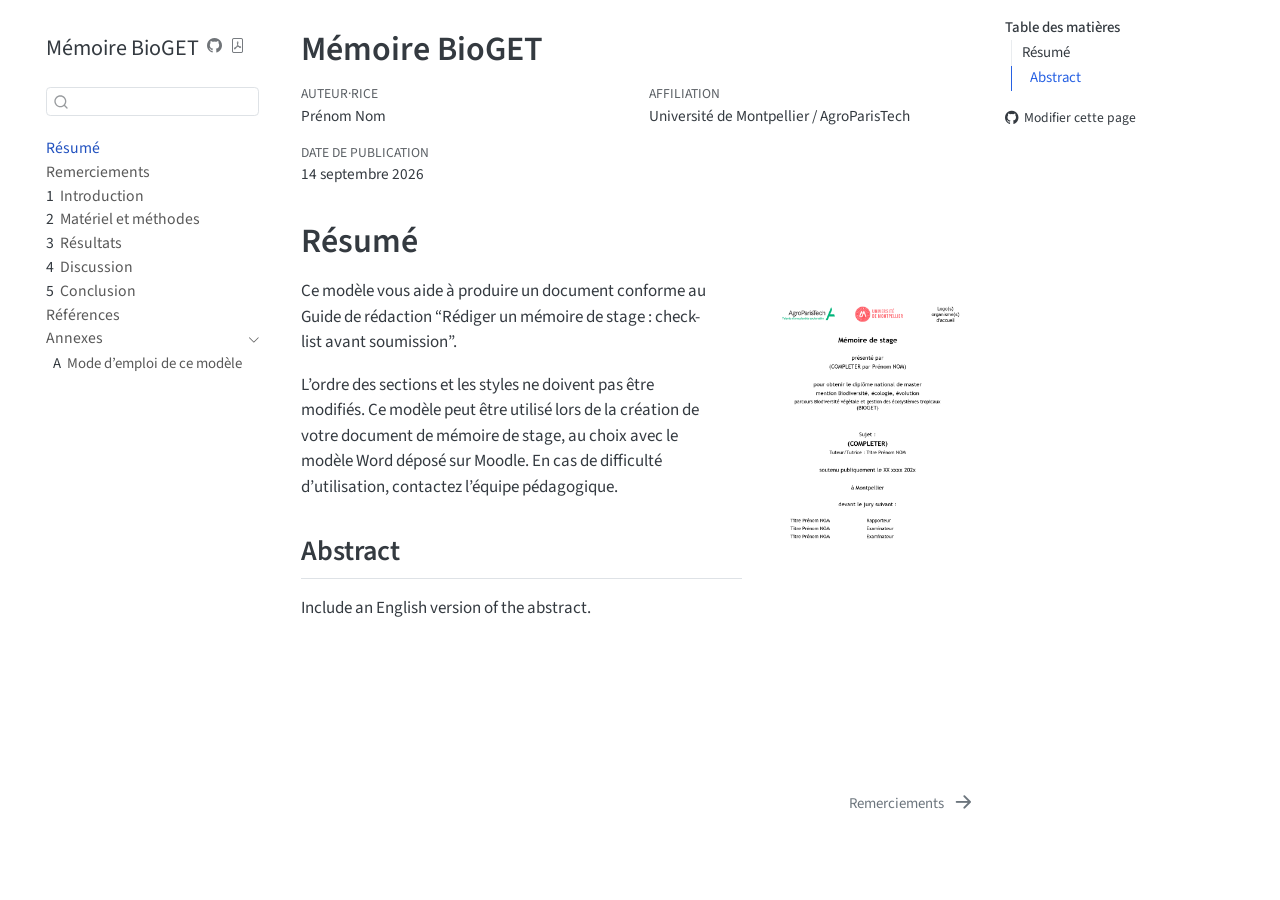
<file: index.html>
<!DOCTYPE html>
<html xmlns="http://www.w3.org/1999/xhtml" lang="fr-FR" xml:lang="fr-FR"><head>

<meta charset="utf-8">
<meta name="generator" content="quarto-1.10.18">

<meta name="viewport" content="width=device-width, initial-scale=1.0, user-scalable=yes">

<meta name="author" content="Prénom Nom">

<title>Mémoire BioGET</title>
<style>
/* Default styles provided by pandoc.
** See https://pandoc.org/MANUAL.html#variables-for-html for config info.
*/
span.smallcaps{font-variant: small-caps;}
div.columns{display: flex; gap: 1.5em;}
div.column{flex: auto;}
@media screen {
div.columns{gap: min(4vw, 1.5em);}
div.column{overflow-x: auto;}
}
div.hanging-indent{margin-left: 1.5em; text-indent: -1.5em;}
ul.task-list{list-style: none;}
ul.task-list li input[type="checkbox"] {
  width: 0.8em;
  margin: 0 0.8em 0.2em -1em; /* quarto-specific, see https://github.com/quarto-dev/quarto-cli/issues/4556 */ 
  vertical-align: middle;
}
</style>


<script src="site_libs/quarto-nav/quarto-nav.js"></script>
<script src="site_libs/quarto-nav/headroom.min.js"></script>
<script src="site_libs/clipboard/clipboard.min.js"></script>
<script src="site_libs/quarto-search/autocomplete.umd.js"></script>
<script src="site_libs/quarto-search/fuse.min.js"></script>
<script src="site_libs/quarto-search/quarto-search.js"></script>
<meta name="quarto:offset" content="./">
<link href="./remerciements.html" rel="next">
<link href="./images/logo_bioget.png" rel="icon" type="image/png">
<script src="site_libs/quarto-html/quarto.js" type="module"></script>
<script src="site_libs/quarto-html/tabsets/tabsets.js" type="module"></script>
<script src="site_libs/quarto-html/popper.min.js"></script>
<script src="site_libs/quarto-html/tippy.umd.min.js"></script>
<script src="site_libs/quarto-html/anchor.min.js"></script>
<link href="site_libs/quarto-html/tippy.css" rel="stylesheet">
<link href="site_libs/quarto-html/quarto-syntax-highlighting-64a204ab8560d761af7679ceaba22944.css" rel="stylesheet" id="quarto-text-highlighting-styles">
<script src="site_libs/bootstrap/bootstrap.min.js"></script>
<link href="site_libs/bootstrap/bootstrap-icons.css" rel="stylesheet">
<link href="site_libs/bootstrap/bootstrap-43fbc1285ddf72f7b83db9cd61560a42.min.css" rel="stylesheet" append-hash="true" id="quarto-bootstrap" data-mode="light">
<script id="quarto-search-options" type="application/json">{
  "location": "sidebar",
  "copy-button": false,
  "collapse-after": 3,
  "panel-placement": "start",
  "type": "textbox",
  "limit": 50,
  "keyboard-shortcut": [
    "f",
    "/",
    "s"
  ],
  "show-item-context": false,
  "language": {
    "search-no-results-text": "Pas de résultats",
    "search-matching-documents-text": "documents trouvés",
    "search-copy-link-title": "Copier le lien vers la recherche",
    "search-hide-matches-text": "Cacher les correspondances additionnelles",
    "search-more-match-text": "correspondance de plus dans ce document",
    "search-more-matches-text": "correspondances de plus dans ce document",
    "search-clear-button-title": "Effacer",
    "search-text-placeholder": "",
    "search-detached-cancel-button-title": "Annuler",
    "search-submit-button-title": "Envoyer",
    "search-label": "Recherche"
  }
}</script>


</head>

<body class="nav-sidebar floating quarto-light">

<div id="quarto-search-results"></div>
  <header id="quarto-header" class="headroom fixed-top">
  <nav class="quarto-secondary-nav">
    <div class="container-fluid d-flex">
      <button type="button" class="quarto-btn-toggle btn" data-bs-toggle="collapse" role="button" data-bs-target=".quarto-sidebar-collapse-item" aria-controls="quarto-sidebar" aria-expanded="false" aria-label="Basculer la barre latérale" onclick="if (window.quartoToggleHeadroom) { window.quartoToggleHeadroom(); }">
        <i class="bi bi-layout-text-sidebar-reverse"></i>
      </button>
        <nav class="quarto-page-breadcrumbs" aria-label="breadcrumb"><ol class="breadcrumb"><li class="breadcrumb-item"><a href="./index.html">Résumé</a></li></ol></nav>
        <a class="flex-grow-1" role="navigation" data-bs-toggle="collapse" data-bs-target=".quarto-sidebar-collapse-item" aria-controls="quarto-sidebar" aria-expanded="false" aria-label="Basculer la barre latérale" onclick="if (window.quartoToggleHeadroom) { window.quartoToggleHeadroom(); }">      
        </a>
      <button type="button" class="btn quarto-search-button" aria-label="Recherche" onclick="window.quartoOpenSearch();">
        <i class="bi bi-search"></i>
      </button>
    </div>
  </nav>
</header>
<!-- content -->
<div id="quarto-content" class="quarto-container page-columns page-rows-contents page-layout-article">
<!-- sidebar -->
  <nav id="quarto-sidebar" class="sidebar collapse collapse-horizontal quarto-sidebar-collapse-item sidebar-navigation floating overflow-auto">
    <div class="pt-lg-2 mt-2 text-left sidebar-header">
    <div class="sidebar-title mb-0 py-0">
      <a href="./">Mémoire BioGET</a> 
        <div class="sidebar-tools-main">
    <a href="https://github.com/ericmarcon/Memoire_BioGET/" title="Code source" class="quarto-navigation-tool px-1" aria-label="Code source"><i class="bi bi-github"></i></a>
    <a href="./Mémoire-BioGET.pdf" title="Download PDF" class="quarto-navigation-tool px-1" aria-label="Download PDF"><i class="bi bi-file-pdf"></i></a>
</div>
    </div>
      </div>
        <div class="mt-2 flex-shrink-0 align-items-center">
        <div class="sidebar-search">
        <div id="quarto-search" class="" title="Recherche"></div>
        </div>
        </div>
    <div class="sidebar-menu-container"> 
    <ul class="list-unstyled mt-1">
        <li class="sidebar-item">
  <div class="sidebar-item-container"> 
  <a href="./index.html" class="sidebar-item-text sidebar-link active">
 <span class="menu-text">Résumé</span></a>
  </div>
</li>
        <li class="sidebar-item">
  <div class="sidebar-item-container"> 
  <a href="./remerciements.html" class="sidebar-item-text sidebar-link">
 <span class="menu-text">Remerciements</span></a>
  </div>
</li>
        <li class="sidebar-item">
  <div class="sidebar-item-container"> 
  <a href="./intro.html" class="sidebar-item-text sidebar-link">
 <span class="menu-text"><span class="chapter-number">1</span>&nbsp; <span class="chapter-title">Introduction</span></span></a>
  </div>
</li>
        <li class="sidebar-item">
  <div class="sidebar-item-container"> 
  <a href="./mm.html" class="sidebar-item-text sidebar-link">
 <span class="menu-text"><span class="chapter-number">2</span>&nbsp; <span class="chapter-title">Matériel et méthodes</span></span></a>
  </div>
</li>
        <li class="sidebar-item">
  <div class="sidebar-item-container"> 
  <a href="./resultats.html" class="sidebar-item-text sidebar-link">
 <span class="menu-text"><span class="chapter-number">3</span>&nbsp; <span class="chapter-title">Résultats</span></span></a>
  </div>
</li>
        <li class="sidebar-item">
  <div class="sidebar-item-container"> 
  <a href="./discussion.html" class="sidebar-item-text sidebar-link">
 <span class="menu-text"><span class="chapter-number">4</span>&nbsp; <span class="chapter-title">Discussion</span></span></a>
  </div>
</li>
        <li class="sidebar-item">
  <div class="sidebar-item-container"> 
  <a href="./conclusion.html" class="sidebar-item-text sidebar-link">
 <span class="menu-text"><span class="chapter-number">5</span>&nbsp; <span class="chapter-title">Conclusion</span></span></a>
  </div>
</li>
        <li class="sidebar-item">
  <div class="sidebar-item-container"> 
  <a href="./references.html" class="sidebar-item-text sidebar-link">
 <span class="menu-text">Références</span></a>
  </div>
</li>
        <li class="sidebar-item sidebar-item-section">
      <div class="sidebar-item-container"> 
            <a class="sidebar-item-text sidebar-link text-start" data-bs-toggle="collapse" data-bs-target="#quarto-sidebar-section-1" role="navigation" aria-expanded="true">
 <span class="menu-text">Annexes</span></a>
          <a class="sidebar-item-toggle text-start" data-bs-toggle="collapse" data-bs-target="#quarto-sidebar-section-1" role="navigation" aria-expanded="true" aria-label="Basculer la section">
            <i class="bi bi-chevron-right ms-2"></i>
          </a> 
      </div>
      <ul id="quarto-sidebar-section-1" class="collapse list-unstyled sidebar-section depth1 show">  
          <li class="sidebar-item">
  <div class="sidebar-item-container"> 
  <a href="./annexe1.html" class="sidebar-item-text sidebar-link">
 <span class="menu-text"><span class="chapter-number">A</span>&nbsp; <span class="chapter-title">Mode d’emploi de ce modèle</span></span></a>
  </div>
</li>
      </ul>
  </li>
    </ul>
    </div>
</nav>
<div id="quarto-sidebar-glass" class="quarto-sidebar-collapse-item" data-bs-toggle="collapse" data-bs-target=".quarto-sidebar-collapse-item"></div>
<!-- margin-sidebar -->
    <div id="quarto-margin-sidebar" class="sidebar margin-sidebar">
        <nav id="TOC" role="doc-toc" class="toc-active">
    <h2 id="toc-title">Table des matières</h2>
   
  <ul>
  <li><a href="#résumé" id="toc-résumé" class="nav-link active" data-scroll-target="#résumé">Résumé</a>
  <ul class="collapse">
  <li><a href="#abstract" id="toc-abstract" class="nav-link" data-scroll-target="#abstract">Abstract</a></li>
  </ul></li>
  </ul>
<div class="toc-actions"><ul><li><a href="https://github.com/ericmarcon/Memoire_BioGET/edit/main/index.qmd" class="toc-action"><i class="bi bi-github"></i>Modifier cette page</a></li></ul></div></nav>
    </div>
<!-- main -->
<main class="content" id="quarto-document-content">

<header id="title-block-header" class="quarto-title-block default">
<div class="quarto-title">
<h1 class="title">Mémoire BioGET</h1>
</div>


<div class="quarto-title-meta-author">
  <div class="quarto-title-meta-heading">Auteur·rice</div>
  <div class="quarto-title-meta-heading">Affiliation</div>
  
    <div class="quarto-title-meta-contents">
    <p class="author">Prénom Nom </p>
  </div>
  <div class="quarto-title-meta-contents">
        <p class="affiliation">
            Université de Montpellier / AgroParisTech
          </p>
      </div>
  </div>

<div class="quarto-title-meta">

      
    <div>
    <div class="quarto-title-meta-heading">Date de publication</div>
    <div class="quarto-title-meta-contents">
      <p class="date">14 septembre 2026</p>
    </div>
  </div>
  
    
  </div>
  


</header>



<section id="résumé" class="level1 unnumbered">
<h1 class="unnumbered">Résumé</h1><p><img src="couverture/couverture.png" title="Mémoire BioGET" class="quarto-cover-image nolightbox img-fluid" alt="Mémoire de stage, master BioGET "></p>
<p>Ce modèle vous aide à produire un document conforme au Guide de rédaction “Rédiger un mémoire de stage&nbsp;: check-list avant soumission”.</p>
<p>L’ordre des sections et les styles ne doivent pas être modifiés. Ce modèle peut être utilisé lors de la création de votre document de mémoire de stage, au choix avec le modèle Word déposé sur Moodle. En cas de difficulté d’utilisation, contactez l’équipe pédagogique.</p>
<section id="abstract" class="level2 unnumbered" lang="en-GB">
<h2 class="unnumbered anchored" data-anchor-id="abstract">Abstract</h2>
<p>Include an English version of the abstract.</p>
</section>


</section>

</main> <!-- /main -->
<script id="quarto-html-after-body" type="application/javascript">
  window.document.addEventListener("DOMContentLoaded", function (event) {
    const icon = "";
    const anchorJS = new window.AnchorJS();
    anchorJS.options = {
      placement: 'right',
      icon: icon
    };
    anchorJS.add('.anchored');
    const isCodeAnnotation = (el) => {
      for (const clz of el.classList) {
        if (clz.startsWith('code-annotation-')) {                     
          return true;
        }
      }
      return false;
    }
    const onCopySuccess = function(e) {
      // button target
      const button = e.trigger;
      // don't keep focus
      button.blur();
      // flash "checked"
      button.classList.add('code-copy-button-checked');
      var currentTitle = button.getAttribute("title");
      button.setAttribute("title", "Copié");
      let tooltip;
      if (window.bootstrap) {
        button.setAttribute("data-bs-toggle", "tooltip");
        button.setAttribute("data-bs-placement", "left");
        button.setAttribute("data-bs-title", "Copié");
        tooltip = new bootstrap.Tooltip(button, 
          { trigger: "manual", 
            customClass: "code-copy-button-tooltip",
            offset: [0, -8]});
        tooltip.show();    
      }
      setTimeout(function() {
        if (tooltip) {
          tooltip.hide();
          button.removeAttribute("data-bs-title");
          button.removeAttribute("data-bs-toggle");
          button.removeAttribute("data-bs-placement");
        }
        button.setAttribute("title", currentTitle);
        button.classList.remove('code-copy-button-checked');
      }, 1000);
      // clear code selection
      e.clearSelection();
    }
    const getTextToCopy = function(trigger) {
      const outerScaffold = trigger.parentElement.cloneNode(true);
      const codeEl = outerScaffold.querySelector('code');
      for (const childEl of codeEl.children) {
        if (isCodeAnnotation(childEl)) {
          childEl.remove();
        }
      }
      return codeEl.innerText;
    }
    const clipboard = new window.ClipboardJS('.code-copy-button:not([data-in-quarto-modal])', {
      text: getTextToCopy
    });
    clipboard.on('success', onCopySuccess);
    if (window.document.getElementById('quarto-embedded-source-code-modal')) {
      const clipboardModal = new window.ClipboardJS('.code-copy-button[data-in-quarto-modal]', {
        text: getTextToCopy,
        container: window.document.getElementById('quarto-embedded-source-code-modal')
      });
      clipboardModal.on('success', onCopySuccess);
    }
      var localhostRegex = new RegExp(/^(?:http|https):\/\/localhost\:?[0-9]*\//);
      var mailtoRegex = new RegExp(/^mailto:/);
        var filterRegex = new RegExp("https:\/\/ericmarcon\.github\.io\/Memoire_BioGET\/");
      var isInternal = (href) => {
          return filterRegex.test(href) || localhostRegex.test(href) || mailtoRegex.test(href);
      }
      // Inspect non-navigation links and adorn them if external
     var links = window.document.querySelectorAll('a[href]:not(.nav-link):not(.navbar-brand):not(.toc-action):not(.sidebar-link):not(.sidebar-item-toggle):not(.pagination-link):not(.no-external):not([aria-hidden]):not(.dropdown-item):not(.quarto-navigation-tool):not(.about-link)');
      for (var i=0; i<links.length; i++) {
        const link = links[i];
        if (!isInternal(link.href)) {
          // undo the damage that might have been done by quarto-nav.js in the case of
          // links that we want to consider external
          if (link.dataset.originalHref !== undefined) {
            link.href = link.dataset.originalHref;
          }
        }
      }
    function tippyHover(el, contentFn, onTriggerFn, onUntriggerFn) {
      const config = {
        allowHTML: true,
        maxWidth: 500,
        delay: 100,
        arrow: false,
        appendTo: function(el) {
            return el.parentElement;
        },
        interactive: true,
        interactiveBorder: 10,
        theme: 'quarto',
        placement: 'bottom-start',
      };
      if (contentFn) {
        config.content = contentFn;
      }
      if (onTriggerFn) {
        config.onTrigger = onTriggerFn;
      }
      if (onUntriggerFn) {
        config.onUntrigger = onUntriggerFn;
      }
      window.tippy(el, config); 
    }
    const noterefs = window.document.querySelectorAll('a[role="doc-noteref"]');
    for (var i=0; i<noterefs.length; i++) {
      const ref = noterefs[i];
      tippyHover(ref, function() {
        // use id or data attribute instead here
        let href = ref.getAttribute('data-footnote-href') || ref.getAttribute('href');
        try { href = new URL(href).hash; } catch {}
        const id = href.replace(/^#\/?/, "");
        const note = window.document.getElementById(id);
        if (note) {
          return note.innerHTML;
        } else {
          return "";
        }
      });
    }
    const xrefs = window.document.querySelectorAll('a.quarto-xref');
    const processXRef = (id, note) => {
      // Strip column container classes
      const stripColumnClz = (el) => {
        el.classList.remove("page-full", "page-columns");
        if (el.children) {
          for (const child of el.children) {
            stripColumnClz(child);
          }
        }
      }
      stripColumnClz(note)
      if (id === null || id.startsWith('sec-')) {
        // Special case sections, only their first couple elements
        const container = document.createElement("div");
        if (note.children && note.children.length > 2) {
          container.appendChild(note.children[0].cloneNode(true));
          for (let i = 1; i < note.children.length; i++) {
            const child = note.children[i];
            if (child.tagName === "P" && child.innerText === "") {
              continue;
            } else {
              container.appendChild(child.cloneNode(true));
              break;
            }
          }
          if (window.Quarto?.typesetMath) {
            window.Quarto.typesetMath(container);
          }
          return container.innerHTML
        } else {
          if (window.Quarto?.typesetMath) {
            window.Quarto.typesetMath(note);
          }
          return note.innerHTML;
        }
      } else {
        // Remove any anchor links if they are present
        const anchorLink = note.querySelector('a.anchorjs-link');
        if (anchorLink) {
          anchorLink.remove();
        }
        if (window.Quarto?.typesetMath) {
          window.Quarto.typesetMath(note);
        }
        if (note.classList.contains("callout")) {
          return note.outerHTML;
        } else {
          return note.innerHTML;
        }
      }
    }
    for (var i=0; i<xrefs.length; i++) {
      const xref = xrefs[i];
      tippyHover(xref, undefined, function(instance) {
        instance.disable();
        let url = xref.getAttribute('href');
        let hash = undefined; 
        if (url.startsWith('#')) {
          hash = url;
        } else {
          try { hash = new URL(url).hash; } catch {}
        }
        if (hash) {
          const id = hash.replace(/^#\/?/, "");
          const note = window.document.getElementById(id);
          if (note !== null) {
            try {
              const html = processXRef(id, note.cloneNode(true));
              instance.setContent(html);
            } finally {
              instance.enable();
              instance.show();
            }
          } else {
            // See if we can fetch this
            fetch(url.split('#')[0])
            .then(res => res.text())
            .then(html => {
              const parser = new DOMParser();
              const htmlDoc = parser.parseFromString(html, "text/html");
              const note = htmlDoc.getElementById(id);
              if (note !== null) {
                const html = processXRef(id, note);
                instance.setContent(html);
              } 
            }).finally(() => {
              instance.enable();
              instance.show();
            });
          }
        } else {
          // See if we can fetch a full url (with no hash to target)
          // This is a special case and we should probably do some content thinning / targeting
          fetch(url)
          .then(res => res.text())
          .then(html => {
            const parser = new DOMParser();
            const htmlDoc = parser.parseFromString(html, "text/html");
            const note = htmlDoc.querySelector('main.content');
            if (note !== null) {
              // This should only happen for chapter cross references
              // (since there is no id in the URL)
              // remove the first header
              if (note.children.length > 0 && note.children[0].tagName === "HEADER") {
                note.children[0].remove();
              }
              const html = processXRef(null, note);
              instance.setContent(html);
            } 
          }).finally(() => {
            instance.enable();
            instance.show();
          });
        }
      }, function(instance) {
      });
    }
        let selectedAnnoteEl;
        const selectorForAnnotation = ( cell, annotation) => {
          let cellAttr = 'data-code-cell="' + cell + '"';
          let lineAttr = 'data-code-annotation="' +  annotation + '"';
          const selector = 'span[' + cellAttr + '][' + lineAttr + ']';
          return selector;
        }
        const selectCodeLines = (annoteEl) => {
          const doc = window.document;
          const targetCell = annoteEl.getAttribute("data-target-cell");
          const targetAnnotation = annoteEl.getAttribute("data-target-annotation");
          const annoteSpan = window.document.querySelector(selectorForAnnotation(targetCell, targetAnnotation));
          const lines = annoteSpan.getAttribute("data-code-lines").split(",");
          const lineIds = lines.map((line) => {
            return targetCell + "-" + line;
          })
          let top = null;
          let height = null;
          let parent = null;
          if (lineIds.length > 0) {
              //compute the position of the single el (top and bottom and make a div)
              const el = window.document.getElementById(lineIds[0]);
              top = el.offsetTop;
              height = el.offsetHeight;
              parent = el.parentElement.parentElement;
            if (lineIds.length > 1) {
              const lastEl = window.document.getElementById(lineIds[lineIds.length - 1]);
              const bottom = lastEl.offsetTop + lastEl.offsetHeight;
              height = bottom - top;
            }
            if (top !== null && height !== null && parent !== null) {
              // cook up a div (if necessary) and position it 
              let div = window.document.getElementById("code-annotation-line-highlight");
              if (div === null) {
                div = window.document.createElement("div");
                div.setAttribute("id", "code-annotation-line-highlight");
                div.style.position = 'absolute';
                parent.appendChild(div);
              }
              div.style.top = top - 2 + "px";
              div.style.height = height + 4 + "px";
              div.style.left = 0;
              let gutterDiv = window.document.getElementById("code-annotation-line-highlight-gutter");
              if (gutterDiv === null) {
                gutterDiv = window.document.createElement("div");
                gutterDiv.setAttribute("id", "code-annotation-line-highlight-gutter");
                gutterDiv.style.position = 'absolute';
                const codeCell = window.document.getElementById(targetCell);
                const gutter = codeCell.querySelector('.code-annotation-gutter');
                gutter.appendChild(gutterDiv);
              }
              gutterDiv.style.top = top - 2 + "px";
              gutterDiv.style.height = height + 4 + "px";
            }
            selectedAnnoteEl = annoteEl;
          }
        };
        const unselectCodeLines = () => {
          const elementsIds = ["code-annotation-line-highlight", "code-annotation-line-highlight-gutter"];
          elementsIds.forEach((elId) => {
            const div = window.document.getElementById(elId);
            if (div) {
              div.remove();
            }
          });
          selectedAnnoteEl = undefined;
        };
          // Handle positioning of the toggle
      window.addEventListener(
        "resize",
        throttle(() => {
          elRect = undefined;
          if (selectedAnnoteEl) {
            selectCodeLines(selectedAnnoteEl);
          }
        }, 10)
      );
      function throttle(fn, ms) {
      let throttle = false;
      let timer;
        return (...args) => {
          if(!throttle) { // first call gets through
              fn.apply(this, args);
              throttle = true;
          } else { // all the others get throttled
              if(timer) clearTimeout(timer); // cancel #2
              timer = setTimeout(() => {
                fn.apply(this, args);
                timer = throttle = false;
              }, ms);
          }
        };
      }
        // Attach click handler to the DT
        const annoteDls = window.document.querySelectorAll('dt[data-target-cell]');
        for (const annoteDlNode of annoteDls) {
          annoteDlNode.addEventListener('click', (event) => {
            const clickedEl = event.target;
            if (clickedEl !== selectedAnnoteEl) {
              unselectCodeLines();
              const activeEl = window.document.querySelector('dt[data-target-cell].code-annotation-active');
              if (activeEl) {
                activeEl.classList.remove('code-annotation-active');
              }
              selectCodeLines(clickedEl);
              clickedEl.classList.add('code-annotation-active');
            } else {
              // Unselect the line
              unselectCodeLines();
              clickedEl.classList.remove('code-annotation-active');
            }
          });
        }
    const findCites = (el) => {
      const parentEl = el.parentElement;
      if (parentEl) {
        const cites = parentEl.dataset.cites;
        if (cites) {
          return {
            el,
            cites: cites.split(' ')
          };
        } else {
          return findCites(el.parentElement)
        }
      } else {
        return undefined;
      }
    };
    var bibliorefs = window.document.querySelectorAll('a[role="doc-biblioref"]');
    for (var i=0; i<bibliorefs.length; i++) {
      const ref = bibliorefs[i];
      const citeInfo = findCites(ref);
      if (citeInfo) {
        tippyHover(citeInfo.el, function() {
          var popup = window.document.createElement('div');
          citeInfo.cites.forEach(function(cite) {
            var citeDiv = window.document.createElement('div');
            citeDiv.classList.add('hanging-indent');
            citeDiv.classList.add('csl-entry');
            var biblioDiv = window.document.getElementById('ref-' + cite);
            if (biblioDiv) {
              citeDiv.innerHTML = biblioDiv.innerHTML;
            }
            popup.appendChild(citeDiv);
          });
          return popup.innerHTML;
        });
      }
    }
  });
  </script>
<nav class="page-navigation">
  <div class="nav-page nav-page-previous">
  </div>
  <div class="nav-page nav-page-next">
      <a href="./remerciements.html" class="pagination-link" aria-label="Remerciements">
        <span class="nav-page-text">Remerciements</span> <i class="bi bi-arrow-right-short"></i>
      </a>
  </div>
</nav>
</div> <!-- /content -->




<footer class="footer"><div class="nav-footer"><div class="nav-footer-center"><div class="toc-actions d-sm-block d-md-none"><ul><li><a href="https://github.com/ericmarcon/Memoire_BioGET/edit/main/index.qmd" class="toc-action"><i class="bi bi-github"></i>Modifier cette page</a></li></ul></div></div></div></footer></body></html>
</file>
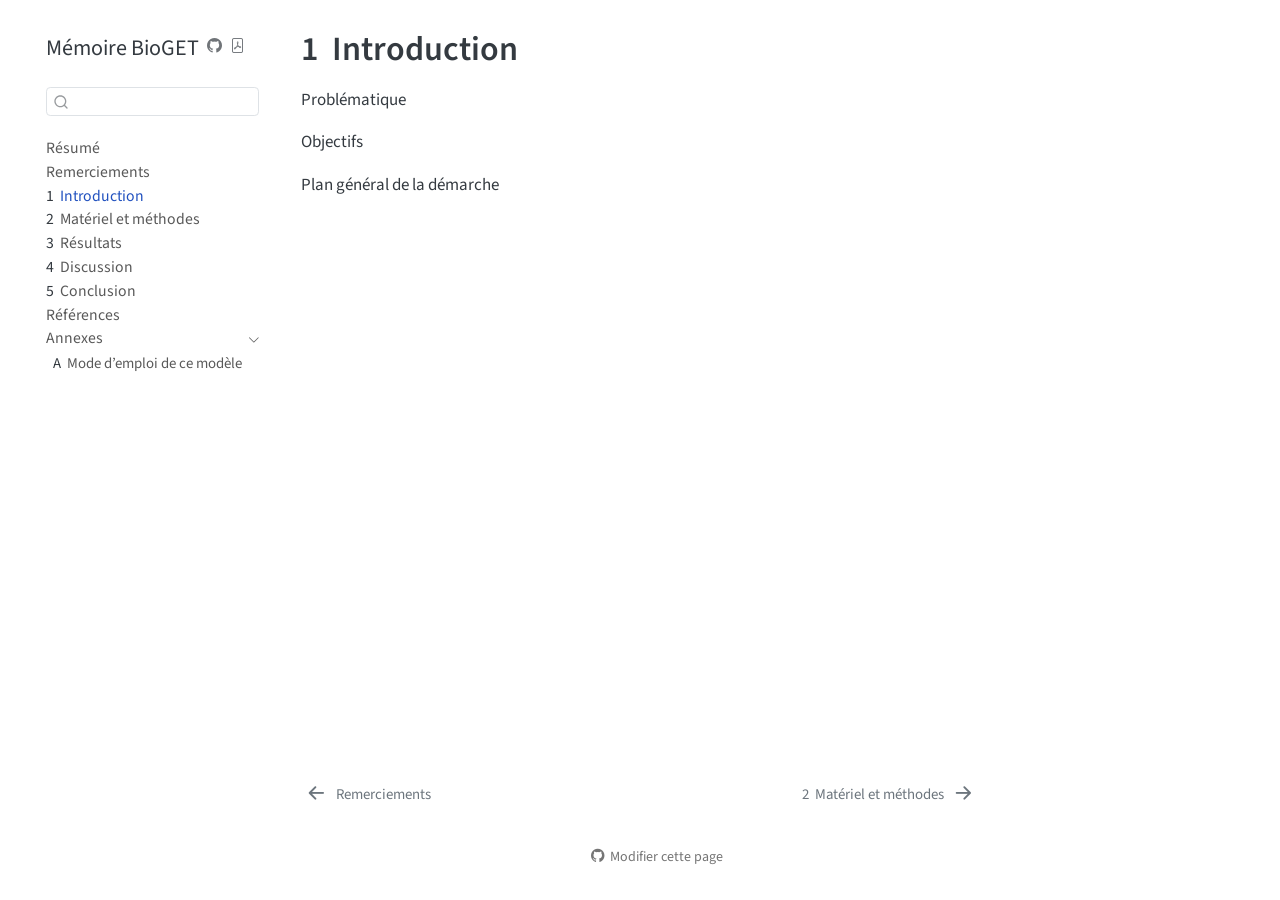
<file: intro.html>
<!DOCTYPE html>
<html xmlns="http://www.w3.org/1999/xhtml" lang="fr-FR" xml:lang="fr-FR"><head>

<meta charset="utf-8">
<meta name="generator" content="quarto-1.10.18">

<meta name="viewport" content="width=device-width, initial-scale=1.0, user-scalable=yes">


<title>1&nbsp; Introduction – Mémoire BioGET</title>
<style>
/* Default styles provided by pandoc.
** See https://pandoc.org/MANUAL.html#variables-for-html for config info.
*/
span.smallcaps{font-variant: small-caps;}
div.columns{display: flex; gap: 1.5em;}
div.column{flex: auto;}
@media screen {
div.columns{gap: min(4vw, 1.5em);}
div.column{overflow-x: auto;}
}
div.hanging-indent{margin-left: 1.5em; text-indent: -1.5em;}
ul.task-list{list-style: none;}
ul.task-list li input[type="checkbox"] {
  width: 0.8em;
  margin: 0 0.8em 0.2em -1em; /* quarto-specific, see https://github.com/quarto-dev/quarto-cli/issues/4556 */ 
  vertical-align: middle;
}
</style>


<script src="site_libs/quarto-nav/quarto-nav.js"></script>
<script src="site_libs/quarto-nav/headroom.min.js"></script>
<script src="site_libs/clipboard/clipboard.min.js"></script>
<script src="site_libs/quarto-search/autocomplete.umd.js"></script>
<script src="site_libs/quarto-search/fuse.min.js"></script>
<script src="site_libs/quarto-search/quarto-search.js"></script>
<meta name="quarto:offset" content="./">
<link href="./mm.html" rel="next">
<link href="./remerciements.html" rel="prev">
<link href="./images/logo_bioget.png" rel="icon" type="image/png">
<script src="site_libs/quarto-html/quarto.js" type="module"></script>
<script src="site_libs/quarto-html/tabsets/tabsets.js" type="module"></script>
<script src="site_libs/quarto-html/popper.min.js"></script>
<script src="site_libs/quarto-html/tippy.umd.min.js"></script>
<script src="site_libs/quarto-html/anchor.min.js"></script>
<link href="site_libs/quarto-html/tippy.css" rel="stylesheet">
<link href="site_libs/quarto-html/quarto-syntax-highlighting-64a204ab8560d761af7679ceaba22944.css" rel="stylesheet" id="quarto-text-highlighting-styles">
<script src="site_libs/bootstrap/bootstrap.min.js"></script>
<link href="site_libs/bootstrap/bootstrap-icons.css" rel="stylesheet">
<link href="site_libs/bootstrap/bootstrap-43fbc1285ddf72f7b83db9cd61560a42.min.css" rel="stylesheet" append-hash="true" id="quarto-bootstrap" data-mode="light">
<script id="quarto-search-options" type="application/json">{
  "location": "sidebar",
  "copy-button": false,
  "collapse-after": 3,
  "panel-placement": "start",
  "type": "textbox",
  "limit": 50,
  "keyboard-shortcut": [
    "f",
    "/",
    "s"
  ],
  "show-item-context": false,
  "language": {
    "search-no-results-text": "Pas de résultats",
    "search-matching-documents-text": "documents trouvés",
    "search-copy-link-title": "Copier le lien vers la recherche",
    "search-hide-matches-text": "Cacher les correspondances additionnelles",
    "search-more-match-text": "correspondance de plus dans ce document",
    "search-more-matches-text": "correspondances de plus dans ce document",
    "search-clear-button-title": "Effacer",
    "search-text-placeholder": "",
    "search-detached-cancel-button-title": "Annuler",
    "search-submit-button-title": "Envoyer",
    "search-label": "Recherche"
  }
}</script>


</head>

<body class="nav-sidebar floating quarto-light">

<div id="quarto-search-results"></div>
  <header id="quarto-header" class="headroom fixed-top">
  <nav class="quarto-secondary-nav">
    <div class="container-fluid d-flex">
      <button type="button" class="quarto-btn-toggle btn" data-bs-toggle="collapse" role="button" data-bs-target=".quarto-sidebar-collapse-item" aria-controls="quarto-sidebar" aria-expanded="false" aria-label="Basculer la barre latérale" onclick="if (window.quartoToggleHeadroom) { window.quartoToggleHeadroom(); }">
        <i class="bi bi-layout-text-sidebar-reverse"></i>
      </button>
        <nav class="quarto-page-breadcrumbs" aria-label="breadcrumb"><ol class="breadcrumb"><li class="breadcrumb-item"><a href="./intro.html"><span class="chapter-number">1</span>&nbsp; <span class="chapter-title">Introduction</span></a></li></ol></nav>
        <a class="flex-grow-1" role="navigation" data-bs-toggle="collapse" data-bs-target=".quarto-sidebar-collapse-item" aria-controls="quarto-sidebar" aria-expanded="false" aria-label="Basculer la barre latérale" onclick="if (window.quartoToggleHeadroom) { window.quartoToggleHeadroom(); }">      
        </a>
      <button type="button" class="btn quarto-search-button" aria-label="Recherche" onclick="window.quartoOpenSearch();">
        <i class="bi bi-search"></i>
      </button>
    </div>
  </nav>
</header>
<!-- content -->
<div id="quarto-content" class="quarto-container page-columns page-rows-contents page-layout-article">
<!-- sidebar -->
  <nav id="quarto-sidebar" class="sidebar collapse collapse-horizontal quarto-sidebar-collapse-item sidebar-navigation floating overflow-auto">
    <div class="pt-lg-2 mt-2 text-left sidebar-header">
    <div class="sidebar-title mb-0 py-0">
      <a href="./">Mémoire BioGET</a> 
        <div class="sidebar-tools-main">
    <a href="https://github.com/ericmarcon/Memoire_BioGET/" title="Code source" class="quarto-navigation-tool px-1" aria-label="Code source"><i class="bi bi-github"></i></a>
    <a href="./Mémoire-BioGET.pdf" title="Download PDF" class="quarto-navigation-tool px-1" aria-label="Download PDF"><i class="bi bi-file-pdf"></i></a>
</div>
    </div>
      </div>
        <div class="mt-2 flex-shrink-0 align-items-center">
        <div class="sidebar-search">
        <div id="quarto-search" class="" title="Recherche"></div>
        </div>
        </div>
    <div class="sidebar-menu-container"> 
    <ul class="list-unstyled mt-1">
        <li class="sidebar-item">
  <div class="sidebar-item-container"> 
  <a href="./index.html" class="sidebar-item-text sidebar-link">
 <span class="menu-text">Résumé</span></a>
  </div>
</li>
        <li class="sidebar-item">
  <div class="sidebar-item-container"> 
  <a href="./remerciements.html" class="sidebar-item-text sidebar-link">
 <span class="menu-text">Remerciements</span></a>
  </div>
</li>
        <li class="sidebar-item">
  <div class="sidebar-item-container"> 
  <a href="./intro.html" class="sidebar-item-text sidebar-link active">
 <span class="menu-text"><span class="chapter-number">1</span>&nbsp; <span class="chapter-title">Introduction</span></span></a>
  </div>
</li>
        <li class="sidebar-item">
  <div class="sidebar-item-container"> 
  <a href="./mm.html" class="sidebar-item-text sidebar-link">
 <span class="menu-text"><span class="chapter-number">2</span>&nbsp; <span class="chapter-title">Matériel et méthodes</span></span></a>
  </div>
</li>
        <li class="sidebar-item">
  <div class="sidebar-item-container"> 
  <a href="./resultats.html" class="sidebar-item-text sidebar-link">
 <span class="menu-text"><span class="chapter-number">3</span>&nbsp; <span class="chapter-title">Résultats</span></span></a>
  </div>
</li>
        <li class="sidebar-item">
  <div class="sidebar-item-container"> 
  <a href="./discussion.html" class="sidebar-item-text sidebar-link">
 <span class="menu-text"><span class="chapter-number">4</span>&nbsp; <span class="chapter-title">Discussion</span></span></a>
  </div>
</li>
        <li class="sidebar-item">
  <div class="sidebar-item-container"> 
  <a href="./conclusion.html" class="sidebar-item-text sidebar-link">
 <span class="menu-text"><span class="chapter-number">5</span>&nbsp; <span class="chapter-title">Conclusion</span></span></a>
  </div>
</li>
        <li class="sidebar-item">
  <div class="sidebar-item-container"> 
  <a href="./references.html" class="sidebar-item-text sidebar-link">
 <span class="menu-text">Références</span></a>
  </div>
</li>
        <li class="sidebar-item sidebar-item-section">
      <div class="sidebar-item-container"> 
            <a class="sidebar-item-text sidebar-link text-start" data-bs-toggle="collapse" data-bs-target="#quarto-sidebar-section-1" role="navigation" aria-expanded="true">
 <span class="menu-text">Annexes</span></a>
          <a class="sidebar-item-toggle text-start" data-bs-toggle="collapse" data-bs-target="#quarto-sidebar-section-1" role="navigation" aria-expanded="true" aria-label="Basculer la section">
            <i class="bi bi-chevron-right ms-2"></i>
          </a> 
      </div>
      <ul id="quarto-sidebar-section-1" class="collapse list-unstyled sidebar-section depth1 show">  
          <li class="sidebar-item">
  <div class="sidebar-item-container"> 
  <a href="./annexe1.html" class="sidebar-item-text sidebar-link">
 <span class="menu-text"><span class="chapter-number">A</span>&nbsp; <span class="chapter-title">Mode d’emploi de ce modèle</span></span></a>
  </div>
</li>
      </ul>
  </li>
    </ul>
    </div>
</nav>
<div id="quarto-sidebar-glass" class="quarto-sidebar-collapse-item" data-bs-toggle="collapse" data-bs-target=".quarto-sidebar-collapse-item"></div>
<!-- margin-sidebar -->
    <div id="quarto-margin-sidebar" class="sidebar margin-sidebar zindex-bottom">
        
    </div>
<!-- main -->
<main class="content" id="quarto-document-content">

<header id="title-block-header" class="quarto-title-block default">
<div class="quarto-title">
<h1 class="title"><span class="chapter-number">1</span>&nbsp; <span class="chapter-title">Introduction</span></h1>
</div>



<div class="quarto-title-meta">

    
  
    
  </div>
  


</header>


<p>Problématique</p>
<p>Objectifs</p>
<p>Plan général de la démarche</p>



</main> <!-- /main -->
<script id="quarto-html-after-body" type="application/javascript">
  window.document.addEventListener("DOMContentLoaded", function (event) {
    const icon = "";
    const anchorJS = new window.AnchorJS();
    anchorJS.options = {
      placement: 'right',
      icon: icon
    };
    anchorJS.add('.anchored');
    const isCodeAnnotation = (el) => {
      for (const clz of el.classList) {
        if (clz.startsWith('code-annotation-')) {                     
          return true;
        }
      }
      return false;
    }
    const onCopySuccess = function(e) {
      // button target
      const button = e.trigger;
      // don't keep focus
      button.blur();
      // flash "checked"
      button.classList.add('code-copy-button-checked');
      var currentTitle = button.getAttribute("title");
      button.setAttribute("title", "Copié");
      let tooltip;
      if (window.bootstrap) {
        button.setAttribute("data-bs-toggle", "tooltip");
        button.setAttribute("data-bs-placement", "left");
        button.setAttribute("data-bs-title", "Copié");
        tooltip = new bootstrap.Tooltip(button, 
          { trigger: "manual", 
            customClass: "code-copy-button-tooltip",
            offset: [0, -8]});
        tooltip.show();    
      }
      setTimeout(function() {
        if (tooltip) {
          tooltip.hide();
          button.removeAttribute("data-bs-title");
          button.removeAttribute("data-bs-toggle");
          button.removeAttribute("data-bs-placement");
        }
        button.setAttribute("title", currentTitle);
        button.classList.remove('code-copy-button-checked');
      }, 1000);
      // clear code selection
      e.clearSelection();
    }
    const getTextToCopy = function(trigger) {
      const outerScaffold = trigger.parentElement.cloneNode(true);
      const codeEl = outerScaffold.querySelector('code');
      for (const childEl of codeEl.children) {
        if (isCodeAnnotation(childEl)) {
          childEl.remove();
        }
      }
      return codeEl.innerText;
    }
    const clipboard = new window.ClipboardJS('.code-copy-button:not([data-in-quarto-modal])', {
      text: getTextToCopy
    });
    clipboard.on('success', onCopySuccess);
    if (window.document.getElementById('quarto-embedded-source-code-modal')) {
      const clipboardModal = new window.ClipboardJS('.code-copy-button[data-in-quarto-modal]', {
        text: getTextToCopy,
        container: window.document.getElementById('quarto-embedded-source-code-modal')
      });
      clipboardModal.on('success', onCopySuccess);
    }
      var localhostRegex = new RegExp(/^(?:http|https):\/\/localhost\:?[0-9]*\//);
      var mailtoRegex = new RegExp(/^mailto:/);
        var filterRegex = new RegExp("https:\/\/ericmarcon\.github\.io\/Memoire_BioGET\/");
      var isInternal = (href) => {
          return filterRegex.test(href) || localhostRegex.test(href) || mailtoRegex.test(href);
      }
      // Inspect non-navigation links and adorn them if external
     var links = window.document.querySelectorAll('a[href]:not(.nav-link):not(.navbar-brand):not(.toc-action):not(.sidebar-link):not(.sidebar-item-toggle):not(.pagination-link):not(.no-external):not([aria-hidden]):not(.dropdown-item):not(.quarto-navigation-tool):not(.about-link)');
      for (var i=0; i<links.length; i++) {
        const link = links[i];
        if (!isInternal(link.href)) {
          // undo the damage that might have been done by quarto-nav.js in the case of
          // links that we want to consider external
          if (link.dataset.originalHref !== undefined) {
            link.href = link.dataset.originalHref;
          }
        }
      }
    function tippyHover(el, contentFn, onTriggerFn, onUntriggerFn) {
      const config = {
        allowHTML: true,
        maxWidth: 500,
        delay: 100,
        arrow: false,
        appendTo: function(el) {
            return el.parentElement;
        },
        interactive: true,
        interactiveBorder: 10,
        theme: 'quarto',
        placement: 'bottom-start',
      };
      if (contentFn) {
        config.content = contentFn;
      }
      if (onTriggerFn) {
        config.onTrigger = onTriggerFn;
      }
      if (onUntriggerFn) {
        config.onUntrigger = onUntriggerFn;
      }
      window.tippy(el, config); 
    }
    const noterefs = window.document.querySelectorAll('a[role="doc-noteref"]');
    for (var i=0; i<noterefs.length; i++) {
      const ref = noterefs[i];
      tippyHover(ref, function() {
        // use id or data attribute instead here
        let href = ref.getAttribute('data-footnote-href') || ref.getAttribute('href');
        try { href = new URL(href).hash; } catch {}
        const id = href.replace(/^#\/?/, "");
        const note = window.document.getElementById(id);
        if (note) {
          return note.innerHTML;
        } else {
          return "";
        }
      });
    }
    const xrefs = window.document.querySelectorAll('a.quarto-xref');
    const processXRef = (id, note) => {
      // Strip column container classes
      const stripColumnClz = (el) => {
        el.classList.remove("page-full", "page-columns");
        if (el.children) {
          for (const child of el.children) {
            stripColumnClz(child);
          }
        }
      }
      stripColumnClz(note)
      if (id === null || id.startsWith('sec-')) {
        // Special case sections, only their first couple elements
        const container = document.createElement("div");
        if (note.children && note.children.length > 2) {
          container.appendChild(note.children[0].cloneNode(true));
          for (let i = 1; i < note.children.length; i++) {
            const child = note.children[i];
            if (child.tagName === "P" && child.innerText === "") {
              continue;
            } else {
              container.appendChild(child.cloneNode(true));
              break;
            }
          }
          if (window.Quarto?.typesetMath) {
            window.Quarto.typesetMath(container);
          }
          return container.innerHTML
        } else {
          if (window.Quarto?.typesetMath) {
            window.Quarto.typesetMath(note);
          }
          return note.innerHTML;
        }
      } else {
        // Remove any anchor links if they are present
        const anchorLink = note.querySelector('a.anchorjs-link');
        if (anchorLink) {
          anchorLink.remove();
        }
        if (window.Quarto?.typesetMath) {
          window.Quarto.typesetMath(note);
        }
        if (note.classList.contains("callout")) {
          return note.outerHTML;
        } else {
          return note.innerHTML;
        }
      }
    }
    for (var i=0; i<xrefs.length; i++) {
      const xref = xrefs[i];
      tippyHover(xref, undefined, function(instance) {
        instance.disable();
        let url = xref.getAttribute('href');
        let hash = undefined; 
        if (url.startsWith('#')) {
          hash = url;
        } else {
          try { hash = new URL(url).hash; } catch {}
        }
        if (hash) {
          const id = hash.replace(/^#\/?/, "");
          const note = window.document.getElementById(id);
          if (note !== null) {
            try {
              const html = processXRef(id, note.cloneNode(true));
              instance.setContent(html);
            } finally {
              instance.enable();
              instance.show();
            }
          } else {
            // See if we can fetch this
            fetch(url.split('#')[0])
            .then(res => res.text())
            .then(html => {
              const parser = new DOMParser();
              const htmlDoc = parser.parseFromString(html, "text/html");
              const note = htmlDoc.getElementById(id);
              if (note !== null) {
                const html = processXRef(id, note);
                instance.setContent(html);
              } 
            }).finally(() => {
              instance.enable();
              instance.show();
            });
          }
        } else {
          // See if we can fetch a full url (with no hash to target)
          // This is a special case and we should probably do some content thinning / targeting
          fetch(url)
          .then(res => res.text())
          .then(html => {
            const parser = new DOMParser();
            const htmlDoc = parser.parseFromString(html, "text/html");
            const note = htmlDoc.querySelector('main.content');
            if (note !== null) {
              // This should only happen for chapter cross references
              // (since there is no id in the URL)
              // remove the first header
              if (note.children.length > 0 && note.children[0].tagName === "HEADER") {
                note.children[0].remove();
              }
              const html = processXRef(null, note);
              instance.setContent(html);
            } 
          }).finally(() => {
            instance.enable();
            instance.show();
          });
        }
      }, function(instance) {
      });
    }
        let selectedAnnoteEl;
        const selectorForAnnotation = ( cell, annotation) => {
          let cellAttr = 'data-code-cell="' + cell + '"';
          let lineAttr = 'data-code-annotation="' +  annotation + '"';
          const selector = 'span[' + cellAttr + '][' + lineAttr + ']';
          return selector;
        }
        const selectCodeLines = (annoteEl) => {
          const doc = window.document;
          const targetCell = annoteEl.getAttribute("data-target-cell");
          const targetAnnotation = annoteEl.getAttribute("data-target-annotation");
          const annoteSpan = window.document.querySelector(selectorForAnnotation(targetCell, targetAnnotation));
          const lines = annoteSpan.getAttribute("data-code-lines").split(",");
          const lineIds = lines.map((line) => {
            return targetCell + "-" + line;
          })
          let top = null;
          let height = null;
          let parent = null;
          if (lineIds.length > 0) {
              //compute the position of the single el (top and bottom and make a div)
              const el = window.document.getElementById(lineIds[0]);
              top = el.offsetTop;
              height = el.offsetHeight;
              parent = el.parentElement.parentElement;
            if (lineIds.length > 1) {
              const lastEl = window.document.getElementById(lineIds[lineIds.length - 1]);
              const bottom = lastEl.offsetTop + lastEl.offsetHeight;
              height = bottom - top;
            }
            if (top !== null && height !== null && parent !== null) {
              // cook up a div (if necessary) and position it 
              let div = window.document.getElementById("code-annotation-line-highlight");
              if (div === null) {
                div = window.document.createElement("div");
                div.setAttribute("id", "code-annotation-line-highlight");
                div.style.position = 'absolute';
                parent.appendChild(div);
              }
              div.style.top = top - 2 + "px";
              div.style.height = height + 4 + "px";
              div.style.left = 0;
              let gutterDiv = window.document.getElementById("code-annotation-line-highlight-gutter");
              if (gutterDiv === null) {
                gutterDiv = window.document.createElement("div");
                gutterDiv.setAttribute("id", "code-annotation-line-highlight-gutter");
                gutterDiv.style.position = 'absolute';
                const codeCell = window.document.getElementById(targetCell);
                const gutter = codeCell.querySelector('.code-annotation-gutter');
                gutter.appendChild(gutterDiv);
              }
              gutterDiv.style.top = top - 2 + "px";
              gutterDiv.style.height = height + 4 + "px";
            }
            selectedAnnoteEl = annoteEl;
          }
        };
        const unselectCodeLines = () => {
          const elementsIds = ["code-annotation-line-highlight", "code-annotation-line-highlight-gutter"];
          elementsIds.forEach((elId) => {
            const div = window.document.getElementById(elId);
            if (div) {
              div.remove();
            }
          });
          selectedAnnoteEl = undefined;
        };
          // Handle positioning of the toggle
      window.addEventListener(
        "resize",
        throttle(() => {
          elRect = undefined;
          if (selectedAnnoteEl) {
            selectCodeLines(selectedAnnoteEl);
          }
        }, 10)
      );
      function throttle(fn, ms) {
      let throttle = false;
      let timer;
        return (...args) => {
          if(!throttle) { // first call gets through
              fn.apply(this, args);
              throttle = true;
          } else { // all the others get throttled
              if(timer) clearTimeout(timer); // cancel #2
              timer = setTimeout(() => {
                fn.apply(this, args);
                timer = throttle = false;
              }, ms);
          }
        };
      }
        // Attach click handler to the DT
        const annoteDls = window.document.querySelectorAll('dt[data-target-cell]');
        for (const annoteDlNode of annoteDls) {
          annoteDlNode.addEventListener('click', (event) => {
            const clickedEl = event.target;
            if (clickedEl !== selectedAnnoteEl) {
              unselectCodeLines();
              const activeEl = window.document.querySelector('dt[data-target-cell].code-annotation-active');
              if (activeEl) {
                activeEl.classList.remove('code-annotation-active');
              }
              selectCodeLines(clickedEl);
              clickedEl.classList.add('code-annotation-active');
            } else {
              // Unselect the line
              unselectCodeLines();
              clickedEl.classList.remove('code-annotation-active');
            }
          });
        }
    const findCites = (el) => {
      const parentEl = el.parentElement;
      if (parentEl) {
        const cites = parentEl.dataset.cites;
        if (cites) {
          return {
            el,
            cites: cites.split(' ')
          };
        } else {
          return findCites(el.parentElement)
        }
      } else {
        return undefined;
      }
    };
    var bibliorefs = window.document.querySelectorAll('a[role="doc-biblioref"]');
    for (var i=0; i<bibliorefs.length; i++) {
      const ref = bibliorefs[i];
      const citeInfo = findCites(ref);
      if (citeInfo) {
        tippyHover(citeInfo.el, function() {
          var popup = window.document.createElement('div');
          citeInfo.cites.forEach(function(cite) {
            var citeDiv = window.document.createElement('div');
            citeDiv.classList.add('hanging-indent');
            citeDiv.classList.add('csl-entry');
            var biblioDiv = window.document.getElementById('ref-' + cite);
            if (biblioDiv) {
              citeDiv.innerHTML = biblioDiv.innerHTML;
            }
            popup.appendChild(citeDiv);
          });
          return popup.innerHTML;
        });
      }
    }
  });
  </script>
<nav class="page-navigation">
  <div class="nav-page nav-page-previous">
      <a href="./remerciements.html" class="pagination-link" aria-label="Remerciements">
        <i class="bi bi-arrow-left-short"></i> <span class="nav-page-text">Remerciements</span>
      </a>          
  </div>
  <div class="nav-page nav-page-next">
      <a href="./mm.html" class="pagination-link" aria-label="Matériel et méthodes">
        <span class="nav-page-text"><span class="chapter-number">2</span>&nbsp; <span class="chapter-title">Matériel et méthodes</span></span> <i class="bi bi-arrow-right-short"></i>
      </a>
  </div>
</nav>
</div> <!-- /content -->




<footer class="footer"><div class="nav-footer"><div class="nav-footer-center"><div class="toc-actions"><ul><li><a href="https://github.com/ericmarcon/Memoire_BioGET/edit/main/intro.qmd" class="toc-action"><i class="bi bi-github"></i>Modifier cette page</a></li></ul></div></div></div></footer></body></html>
</file>
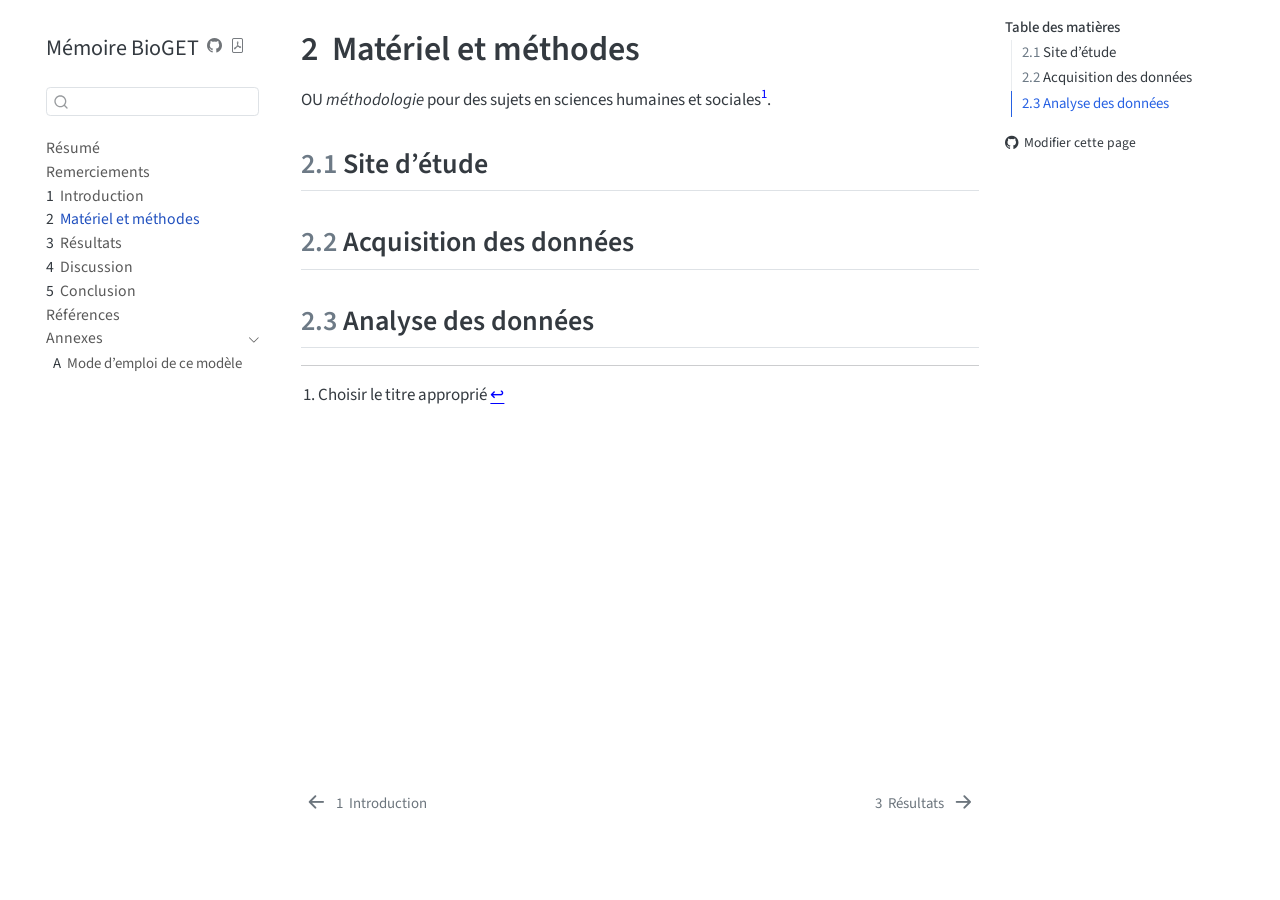
<file: mm.html>
<!DOCTYPE html>
<html xmlns="http://www.w3.org/1999/xhtml" lang="fr-FR" xml:lang="fr-FR"><head>

<meta charset="utf-8">
<meta name="generator" content="quarto-1.10.18">

<meta name="viewport" content="width=device-width, initial-scale=1.0, user-scalable=yes">


<title>2&nbsp; Matériel et méthodes – Mémoire BioGET</title>
<style>
/* Default styles provided by pandoc.
** See https://pandoc.org/MANUAL.html#variables-for-html for config info.
*/
span.smallcaps{font-variant: small-caps;}
div.columns{display: flex; gap: 1.5em;}
div.column{flex: auto;}
@media screen {
div.columns{gap: min(4vw, 1.5em);}
div.column{overflow-x: auto;}
}
div.hanging-indent{margin-left: 1.5em; text-indent: -1.5em;}
ul.task-list{list-style: none;}
ul.task-list li input[type="checkbox"] {
  width: 0.8em;
  margin: 0 0.8em 0.2em -1em; /* quarto-specific, see https://github.com/quarto-dev/quarto-cli/issues/4556 */ 
  vertical-align: middle;
}
</style>


<script src="site_libs/quarto-nav/quarto-nav.js"></script>
<script src="site_libs/quarto-nav/headroom.min.js"></script>
<script src="site_libs/clipboard/clipboard.min.js"></script>
<script src="site_libs/quarto-search/autocomplete.umd.js"></script>
<script src="site_libs/quarto-search/fuse.min.js"></script>
<script src="site_libs/quarto-search/quarto-search.js"></script>
<meta name="quarto:offset" content="./">
<link href="./resultats.html" rel="next">
<link href="./intro.html" rel="prev">
<link href="./images/logo_bioget.png" rel="icon" type="image/png">
<script src="site_libs/quarto-html/quarto.js" type="module"></script>
<script src="site_libs/quarto-html/tabsets/tabsets.js" type="module"></script>
<script src="site_libs/quarto-html/popper.min.js"></script>
<script src="site_libs/quarto-html/tippy.umd.min.js"></script>
<script src="site_libs/quarto-html/anchor.min.js"></script>
<link href="site_libs/quarto-html/tippy.css" rel="stylesheet">
<link href="site_libs/quarto-html/quarto-syntax-highlighting-64a204ab8560d761af7679ceaba22944.css" rel="stylesheet" id="quarto-text-highlighting-styles">
<script src="site_libs/bootstrap/bootstrap.min.js"></script>
<link href="site_libs/bootstrap/bootstrap-icons.css" rel="stylesheet">
<link href="site_libs/bootstrap/bootstrap-43fbc1285ddf72f7b83db9cd61560a42.min.css" rel="stylesheet" append-hash="true" id="quarto-bootstrap" data-mode="light">
<script id="quarto-search-options" type="application/json">{
  "location": "sidebar",
  "copy-button": false,
  "collapse-after": 3,
  "panel-placement": "start",
  "type": "textbox",
  "limit": 50,
  "keyboard-shortcut": [
    "f",
    "/",
    "s"
  ],
  "show-item-context": false,
  "language": {
    "search-no-results-text": "Pas de résultats",
    "search-matching-documents-text": "documents trouvés",
    "search-copy-link-title": "Copier le lien vers la recherche",
    "search-hide-matches-text": "Cacher les correspondances additionnelles",
    "search-more-match-text": "correspondance de plus dans ce document",
    "search-more-matches-text": "correspondances de plus dans ce document",
    "search-clear-button-title": "Effacer",
    "search-text-placeholder": "",
    "search-detached-cancel-button-title": "Annuler",
    "search-submit-button-title": "Envoyer",
    "search-label": "Recherche"
  }
}</script>


</head>

<body class="nav-sidebar floating quarto-light">

<div id="quarto-search-results"></div>
  <header id="quarto-header" class="headroom fixed-top">
  <nav class="quarto-secondary-nav">
    <div class="container-fluid d-flex">
      <button type="button" class="quarto-btn-toggle btn" data-bs-toggle="collapse" role="button" data-bs-target=".quarto-sidebar-collapse-item" aria-controls="quarto-sidebar" aria-expanded="false" aria-label="Basculer la barre latérale" onclick="if (window.quartoToggleHeadroom) { window.quartoToggleHeadroom(); }">
        <i class="bi bi-layout-text-sidebar-reverse"></i>
      </button>
        <nav class="quarto-page-breadcrumbs" aria-label="breadcrumb"><ol class="breadcrumb"><li class="breadcrumb-item"><a href="./mm.html"><span class="chapter-number">2</span>&nbsp; <span class="chapter-title">Matériel et méthodes</span></a></li></ol></nav>
        <a class="flex-grow-1" role="navigation" data-bs-toggle="collapse" data-bs-target=".quarto-sidebar-collapse-item" aria-controls="quarto-sidebar" aria-expanded="false" aria-label="Basculer la barre latérale" onclick="if (window.quartoToggleHeadroom) { window.quartoToggleHeadroom(); }">      
        </a>
      <button type="button" class="btn quarto-search-button" aria-label="Recherche" onclick="window.quartoOpenSearch();">
        <i class="bi bi-search"></i>
      </button>
    </div>
  </nav>
</header>
<!-- content -->
<div id="quarto-content" class="quarto-container page-columns page-rows-contents page-layout-article">
<!-- sidebar -->
  <nav id="quarto-sidebar" class="sidebar collapse collapse-horizontal quarto-sidebar-collapse-item sidebar-navigation floating overflow-auto">
    <div class="pt-lg-2 mt-2 text-left sidebar-header">
    <div class="sidebar-title mb-0 py-0">
      <a href="./">Mémoire BioGET</a> 
        <div class="sidebar-tools-main">
    <a href="https://github.com/ericmarcon/Memoire_BioGET/" title="Code source" class="quarto-navigation-tool px-1" aria-label="Code source"><i class="bi bi-github"></i></a>
    <a href="./Mémoire-BioGET.pdf" title="Download PDF" class="quarto-navigation-tool px-1" aria-label="Download PDF"><i class="bi bi-file-pdf"></i></a>
</div>
    </div>
      </div>
        <div class="mt-2 flex-shrink-0 align-items-center">
        <div class="sidebar-search">
        <div id="quarto-search" class="" title="Recherche"></div>
        </div>
        </div>
    <div class="sidebar-menu-container"> 
    <ul class="list-unstyled mt-1">
        <li class="sidebar-item">
  <div class="sidebar-item-container"> 
  <a href="./index.html" class="sidebar-item-text sidebar-link">
 <span class="menu-text">Résumé</span></a>
  </div>
</li>
        <li class="sidebar-item">
  <div class="sidebar-item-container"> 
  <a href="./remerciements.html" class="sidebar-item-text sidebar-link">
 <span class="menu-text">Remerciements</span></a>
  </div>
</li>
        <li class="sidebar-item">
  <div class="sidebar-item-container"> 
  <a href="./intro.html" class="sidebar-item-text sidebar-link">
 <span class="menu-text"><span class="chapter-number">1</span>&nbsp; <span class="chapter-title">Introduction</span></span></a>
  </div>
</li>
        <li class="sidebar-item">
  <div class="sidebar-item-container"> 
  <a href="./mm.html" class="sidebar-item-text sidebar-link active">
 <span class="menu-text"><span class="chapter-number">2</span>&nbsp; <span class="chapter-title">Matériel et méthodes</span></span></a>
  </div>
</li>
        <li class="sidebar-item">
  <div class="sidebar-item-container"> 
  <a href="./resultats.html" class="sidebar-item-text sidebar-link">
 <span class="menu-text"><span class="chapter-number">3</span>&nbsp; <span class="chapter-title">Résultats</span></span></a>
  </div>
</li>
        <li class="sidebar-item">
  <div class="sidebar-item-container"> 
  <a href="./discussion.html" class="sidebar-item-text sidebar-link">
 <span class="menu-text"><span class="chapter-number">4</span>&nbsp; <span class="chapter-title">Discussion</span></span></a>
  </div>
</li>
        <li class="sidebar-item">
  <div class="sidebar-item-container"> 
  <a href="./conclusion.html" class="sidebar-item-text sidebar-link">
 <span class="menu-text"><span class="chapter-number">5</span>&nbsp; <span class="chapter-title">Conclusion</span></span></a>
  </div>
</li>
        <li class="sidebar-item">
  <div class="sidebar-item-container"> 
  <a href="./references.html" class="sidebar-item-text sidebar-link">
 <span class="menu-text">Références</span></a>
  </div>
</li>
        <li class="sidebar-item sidebar-item-section">
      <div class="sidebar-item-container"> 
            <a class="sidebar-item-text sidebar-link text-start" data-bs-toggle="collapse" data-bs-target="#quarto-sidebar-section-1" role="navigation" aria-expanded="true">
 <span class="menu-text">Annexes</span></a>
          <a class="sidebar-item-toggle text-start" data-bs-toggle="collapse" data-bs-target="#quarto-sidebar-section-1" role="navigation" aria-expanded="true" aria-label="Basculer la section">
            <i class="bi bi-chevron-right ms-2"></i>
          </a> 
      </div>
      <ul id="quarto-sidebar-section-1" class="collapse list-unstyled sidebar-section depth1 show">  
          <li class="sidebar-item">
  <div class="sidebar-item-container"> 
  <a href="./annexe1.html" class="sidebar-item-text sidebar-link">
 <span class="menu-text"><span class="chapter-number">A</span>&nbsp; <span class="chapter-title">Mode d’emploi de ce modèle</span></span></a>
  </div>
</li>
      </ul>
  </li>
    </ul>
    </div>
</nav>
<div id="quarto-sidebar-glass" class="quarto-sidebar-collapse-item" data-bs-toggle="collapse" data-bs-target=".quarto-sidebar-collapse-item"></div>
<!-- margin-sidebar -->
    <div id="quarto-margin-sidebar" class="sidebar margin-sidebar">
        <nav id="TOC" role="doc-toc" class="toc-active">
    <h2 id="toc-title">Table des matières</h2>
   
  <ul>
  <li><a href="#site-détude" id="toc-site-détude" class="nav-link active" data-scroll-target="#site-détude"><span class="header-section-number">2.1</span> Site d’étude</a></li>
  <li><a href="#acquisition-des-données" id="toc-acquisition-des-données" class="nav-link" data-scroll-target="#acquisition-des-données"><span class="header-section-number">2.2</span> Acquisition des données</a></li>
  <li><a href="#analyse-des-données" id="toc-analyse-des-données" class="nav-link" data-scroll-target="#analyse-des-données"><span class="header-section-number">2.3</span> Analyse des données</a></li>
  </ul>
<div class="toc-actions"><ul><li><a href="https://github.com/ericmarcon/Memoire_BioGET/edit/main/mm.qmd" class="toc-action"><i class="bi bi-github"></i>Modifier cette page</a></li></ul></div></nav>
    </div>
<!-- main -->
<main class="content" id="quarto-document-content">

<header id="title-block-header" class="quarto-title-block default">
<div class="quarto-title">
<h1 class="title"><span class="chapter-number">2</span>&nbsp; <span class="chapter-title">Matériel et méthodes</span></h1>
</div>



<div class="quarto-title-meta">

    
  
    
  </div>
  


</header>


<p>OU <em>méthodologie</em> pour des sujets en sciences humaines et sociales<a href="#fn1" class="footnote-ref" id="fnref1" role="doc-noteref"><sup>1</sup></a>.</p>
<section id="site-détude" class="level2" data-number="2.1">
<h2 data-number="2.1" class="anchored" data-anchor-id="site-détude"><span class="header-section-number">2.1</span> Site d’étude</h2>
</section>
<section id="acquisition-des-données" class="level2" data-number="2.2">
<h2 data-number="2.2" class="anchored" data-anchor-id="acquisition-des-données"><span class="header-section-number">2.2</span> Acquisition des données</h2>
</section>
<section id="analyse-des-données" class="level2" data-number="2.3">
<h2 data-number="2.3" class="anchored" data-anchor-id="analyse-des-données"><span class="header-section-number">2.3</span> Analyse des données</h2>


</section>
<section id="footnotes" class="footnotes footnotes-end-of-document" role="doc-endnotes">
<hr>
<ol>
<li id="fn1"><p>Choisir le titre approprié<a href="#fnref1" class="footnote-back" role="doc-backlink">↩︎</a></p></li>
</ol>
</section>

</main> <!-- /main -->
<script id="quarto-html-after-body" type="application/javascript">
  window.document.addEventListener("DOMContentLoaded", function (event) {
    const icon = "";
    const anchorJS = new window.AnchorJS();
    anchorJS.options = {
      placement: 'right',
      icon: icon
    };
    anchorJS.add('.anchored');
    const isCodeAnnotation = (el) => {
      for (const clz of el.classList) {
        if (clz.startsWith('code-annotation-')) {                     
          return true;
        }
      }
      return false;
    }
    const onCopySuccess = function(e) {
      // button target
      const button = e.trigger;
      // don't keep focus
      button.blur();
      // flash "checked"
      button.classList.add('code-copy-button-checked');
      var currentTitle = button.getAttribute("title");
      button.setAttribute("title", "Copié");
      let tooltip;
      if (window.bootstrap) {
        button.setAttribute("data-bs-toggle", "tooltip");
        button.setAttribute("data-bs-placement", "left");
        button.setAttribute("data-bs-title", "Copié");
        tooltip = new bootstrap.Tooltip(button, 
          { trigger: "manual", 
            customClass: "code-copy-button-tooltip",
            offset: [0, -8]});
        tooltip.show();    
      }
      setTimeout(function() {
        if (tooltip) {
          tooltip.hide();
          button.removeAttribute("data-bs-title");
          button.removeAttribute("data-bs-toggle");
          button.removeAttribute("data-bs-placement");
        }
        button.setAttribute("title", currentTitle);
        button.classList.remove('code-copy-button-checked');
      }, 1000);
      // clear code selection
      e.clearSelection();
    }
    const getTextToCopy = function(trigger) {
      const outerScaffold = trigger.parentElement.cloneNode(true);
      const codeEl = outerScaffold.querySelector('code');
      for (const childEl of codeEl.children) {
        if (isCodeAnnotation(childEl)) {
          childEl.remove();
        }
      }
      return codeEl.innerText;
    }
    const clipboard = new window.ClipboardJS('.code-copy-button:not([data-in-quarto-modal])', {
      text: getTextToCopy
    });
    clipboard.on('success', onCopySuccess);
    if (window.document.getElementById('quarto-embedded-source-code-modal')) {
      const clipboardModal = new window.ClipboardJS('.code-copy-button[data-in-quarto-modal]', {
        text: getTextToCopy,
        container: window.document.getElementById('quarto-embedded-source-code-modal')
      });
      clipboardModal.on('success', onCopySuccess);
    }
      var localhostRegex = new RegExp(/^(?:http|https):\/\/localhost\:?[0-9]*\//);
      var mailtoRegex = new RegExp(/^mailto:/);
        var filterRegex = new RegExp("https:\/\/ericmarcon\.github\.io\/Memoire_BioGET\/");
      var isInternal = (href) => {
          return filterRegex.test(href) || localhostRegex.test(href) || mailtoRegex.test(href);
      }
      // Inspect non-navigation links and adorn them if external
     var links = window.document.querySelectorAll('a[href]:not(.nav-link):not(.navbar-brand):not(.toc-action):not(.sidebar-link):not(.sidebar-item-toggle):not(.pagination-link):not(.no-external):not([aria-hidden]):not(.dropdown-item):not(.quarto-navigation-tool):not(.about-link)');
      for (var i=0; i<links.length; i++) {
        const link = links[i];
        if (!isInternal(link.href)) {
          // undo the damage that might have been done by quarto-nav.js in the case of
          // links that we want to consider external
          if (link.dataset.originalHref !== undefined) {
            link.href = link.dataset.originalHref;
          }
        }
      }
    function tippyHover(el, contentFn, onTriggerFn, onUntriggerFn) {
      const config = {
        allowHTML: true,
        maxWidth: 500,
        delay: 100,
        arrow: false,
        appendTo: function(el) {
            return el.parentElement;
        },
        interactive: true,
        interactiveBorder: 10,
        theme: 'quarto',
        placement: 'bottom-start',
      };
      if (contentFn) {
        config.content = contentFn;
      }
      if (onTriggerFn) {
        config.onTrigger = onTriggerFn;
      }
      if (onUntriggerFn) {
        config.onUntrigger = onUntriggerFn;
      }
      window.tippy(el, config); 
    }
    const noterefs = window.document.querySelectorAll('a[role="doc-noteref"]');
    for (var i=0; i<noterefs.length; i++) {
      const ref = noterefs[i];
      tippyHover(ref, function() {
        // use id or data attribute instead here
        let href = ref.getAttribute('data-footnote-href') || ref.getAttribute('href');
        try { href = new URL(href).hash; } catch {}
        const id = href.replace(/^#\/?/, "");
        const note = window.document.getElementById(id);
        if (note) {
          return note.innerHTML;
        } else {
          return "";
        }
      });
    }
    const xrefs = window.document.querySelectorAll('a.quarto-xref');
    const processXRef = (id, note) => {
      // Strip column container classes
      const stripColumnClz = (el) => {
        el.classList.remove("page-full", "page-columns");
        if (el.children) {
          for (const child of el.children) {
            stripColumnClz(child);
          }
        }
      }
      stripColumnClz(note)
      if (id === null || id.startsWith('sec-')) {
        // Special case sections, only their first couple elements
        const container = document.createElement("div");
        if (note.children && note.children.length > 2) {
          container.appendChild(note.children[0].cloneNode(true));
          for (let i = 1; i < note.children.length; i++) {
            const child = note.children[i];
            if (child.tagName === "P" && child.innerText === "") {
              continue;
            } else {
              container.appendChild(child.cloneNode(true));
              break;
            }
          }
          if (window.Quarto?.typesetMath) {
            window.Quarto.typesetMath(container);
          }
          return container.innerHTML
        } else {
          if (window.Quarto?.typesetMath) {
            window.Quarto.typesetMath(note);
          }
          return note.innerHTML;
        }
      } else {
        // Remove any anchor links if they are present
        const anchorLink = note.querySelector('a.anchorjs-link');
        if (anchorLink) {
          anchorLink.remove();
        }
        if (window.Quarto?.typesetMath) {
          window.Quarto.typesetMath(note);
        }
        if (note.classList.contains("callout")) {
          return note.outerHTML;
        } else {
          return note.innerHTML;
        }
      }
    }
    for (var i=0; i<xrefs.length; i++) {
      const xref = xrefs[i];
      tippyHover(xref, undefined, function(instance) {
        instance.disable();
        let url = xref.getAttribute('href');
        let hash = undefined; 
        if (url.startsWith('#')) {
          hash = url;
        } else {
          try { hash = new URL(url).hash; } catch {}
        }
        if (hash) {
          const id = hash.replace(/^#\/?/, "");
          const note = window.document.getElementById(id);
          if (note !== null) {
            try {
              const html = processXRef(id, note.cloneNode(true));
              instance.setContent(html);
            } finally {
              instance.enable();
              instance.show();
            }
          } else {
            // See if we can fetch this
            fetch(url.split('#')[0])
            .then(res => res.text())
            .then(html => {
              const parser = new DOMParser();
              const htmlDoc = parser.parseFromString(html, "text/html");
              const note = htmlDoc.getElementById(id);
              if (note !== null) {
                const html = processXRef(id, note);
                instance.setContent(html);
              } 
            }).finally(() => {
              instance.enable();
              instance.show();
            });
          }
        } else {
          // See if we can fetch a full url (with no hash to target)
          // This is a special case and we should probably do some content thinning / targeting
          fetch(url)
          .then(res => res.text())
          .then(html => {
            const parser = new DOMParser();
            const htmlDoc = parser.parseFromString(html, "text/html");
            const note = htmlDoc.querySelector('main.content');
            if (note !== null) {
              // This should only happen for chapter cross references
              // (since there is no id in the URL)
              // remove the first header
              if (note.children.length > 0 && note.children[0].tagName === "HEADER") {
                note.children[0].remove();
              }
              const html = processXRef(null, note);
              instance.setContent(html);
            } 
          }).finally(() => {
            instance.enable();
            instance.show();
          });
        }
      }, function(instance) {
      });
    }
        let selectedAnnoteEl;
        const selectorForAnnotation = ( cell, annotation) => {
          let cellAttr = 'data-code-cell="' + cell + '"';
          let lineAttr = 'data-code-annotation="' +  annotation + '"';
          const selector = 'span[' + cellAttr + '][' + lineAttr + ']';
          return selector;
        }
        const selectCodeLines = (annoteEl) => {
          const doc = window.document;
          const targetCell = annoteEl.getAttribute("data-target-cell");
          const targetAnnotation = annoteEl.getAttribute("data-target-annotation");
          const annoteSpan = window.document.querySelector(selectorForAnnotation(targetCell, targetAnnotation));
          const lines = annoteSpan.getAttribute("data-code-lines").split(",");
          const lineIds = lines.map((line) => {
            return targetCell + "-" + line;
          })
          let top = null;
          let height = null;
          let parent = null;
          if (lineIds.length > 0) {
              //compute the position of the single el (top and bottom and make a div)
              const el = window.document.getElementById(lineIds[0]);
              top = el.offsetTop;
              height = el.offsetHeight;
              parent = el.parentElement.parentElement;
            if (lineIds.length > 1) {
              const lastEl = window.document.getElementById(lineIds[lineIds.length - 1]);
              const bottom = lastEl.offsetTop + lastEl.offsetHeight;
              height = bottom - top;
            }
            if (top !== null && height !== null && parent !== null) {
              // cook up a div (if necessary) and position it 
              let div = window.document.getElementById("code-annotation-line-highlight");
              if (div === null) {
                div = window.document.createElement("div");
                div.setAttribute("id", "code-annotation-line-highlight");
                div.style.position = 'absolute';
                parent.appendChild(div);
              }
              div.style.top = top - 2 + "px";
              div.style.height = height + 4 + "px";
              div.style.left = 0;
              let gutterDiv = window.document.getElementById("code-annotation-line-highlight-gutter");
              if (gutterDiv === null) {
                gutterDiv = window.document.createElement("div");
                gutterDiv.setAttribute("id", "code-annotation-line-highlight-gutter");
                gutterDiv.style.position = 'absolute';
                const codeCell = window.document.getElementById(targetCell);
                const gutter = codeCell.querySelector('.code-annotation-gutter');
                gutter.appendChild(gutterDiv);
              }
              gutterDiv.style.top = top - 2 + "px";
              gutterDiv.style.height = height + 4 + "px";
            }
            selectedAnnoteEl = annoteEl;
          }
        };
        const unselectCodeLines = () => {
          const elementsIds = ["code-annotation-line-highlight", "code-annotation-line-highlight-gutter"];
          elementsIds.forEach((elId) => {
            const div = window.document.getElementById(elId);
            if (div) {
              div.remove();
            }
          });
          selectedAnnoteEl = undefined;
        };
          // Handle positioning of the toggle
      window.addEventListener(
        "resize",
        throttle(() => {
          elRect = undefined;
          if (selectedAnnoteEl) {
            selectCodeLines(selectedAnnoteEl);
          }
        }, 10)
      );
      function throttle(fn, ms) {
      let throttle = false;
      let timer;
        return (...args) => {
          if(!throttle) { // first call gets through
              fn.apply(this, args);
              throttle = true;
          } else { // all the others get throttled
              if(timer) clearTimeout(timer); // cancel #2
              timer = setTimeout(() => {
                fn.apply(this, args);
                timer = throttle = false;
              }, ms);
          }
        };
      }
        // Attach click handler to the DT
        const annoteDls = window.document.querySelectorAll('dt[data-target-cell]');
        for (const annoteDlNode of annoteDls) {
          annoteDlNode.addEventListener('click', (event) => {
            const clickedEl = event.target;
            if (clickedEl !== selectedAnnoteEl) {
              unselectCodeLines();
              const activeEl = window.document.querySelector('dt[data-target-cell].code-annotation-active');
              if (activeEl) {
                activeEl.classList.remove('code-annotation-active');
              }
              selectCodeLines(clickedEl);
              clickedEl.classList.add('code-annotation-active');
            } else {
              // Unselect the line
              unselectCodeLines();
              clickedEl.classList.remove('code-annotation-active');
            }
          });
        }
    const findCites = (el) => {
      const parentEl = el.parentElement;
      if (parentEl) {
        const cites = parentEl.dataset.cites;
        if (cites) {
          return {
            el,
            cites: cites.split(' ')
          };
        } else {
          return findCites(el.parentElement)
        }
      } else {
        return undefined;
      }
    };
    var bibliorefs = window.document.querySelectorAll('a[role="doc-biblioref"]');
    for (var i=0; i<bibliorefs.length; i++) {
      const ref = bibliorefs[i];
      const citeInfo = findCites(ref);
      if (citeInfo) {
        tippyHover(citeInfo.el, function() {
          var popup = window.document.createElement('div');
          citeInfo.cites.forEach(function(cite) {
            var citeDiv = window.document.createElement('div');
            citeDiv.classList.add('hanging-indent');
            citeDiv.classList.add('csl-entry');
            var biblioDiv = window.document.getElementById('ref-' + cite);
            if (biblioDiv) {
              citeDiv.innerHTML = biblioDiv.innerHTML;
            }
            popup.appendChild(citeDiv);
          });
          return popup.innerHTML;
        });
      }
    }
  });
  </script>
<nav class="page-navigation">
  <div class="nav-page nav-page-previous">
      <a href="./intro.html" class="pagination-link" aria-label="Introduction">
        <i class="bi bi-arrow-left-short"></i> <span class="nav-page-text"><span class="chapter-number">1</span>&nbsp; <span class="chapter-title">Introduction</span></span>
      </a>          
  </div>
  <div class="nav-page nav-page-next">
      <a href="./resultats.html" class="pagination-link" aria-label="Résultats">
        <span class="nav-page-text"><span class="chapter-number">3</span>&nbsp; <span class="chapter-title">Résultats</span></span> <i class="bi bi-arrow-right-short"></i>
      </a>
  </div>
</nav>
</div> <!-- /content -->




<footer class="footer"><div class="nav-footer"><div class="nav-footer-center"><div class="toc-actions d-sm-block d-md-none"><ul><li><a href="https://github.com/ericmarcon/Memoire_BioGET/edit/main/mm.qmd" class="toc-action"><i class="bi bi-github"></i>Modifier cette page</a></li></ul></div></div></div></footer></body></html>
</file>
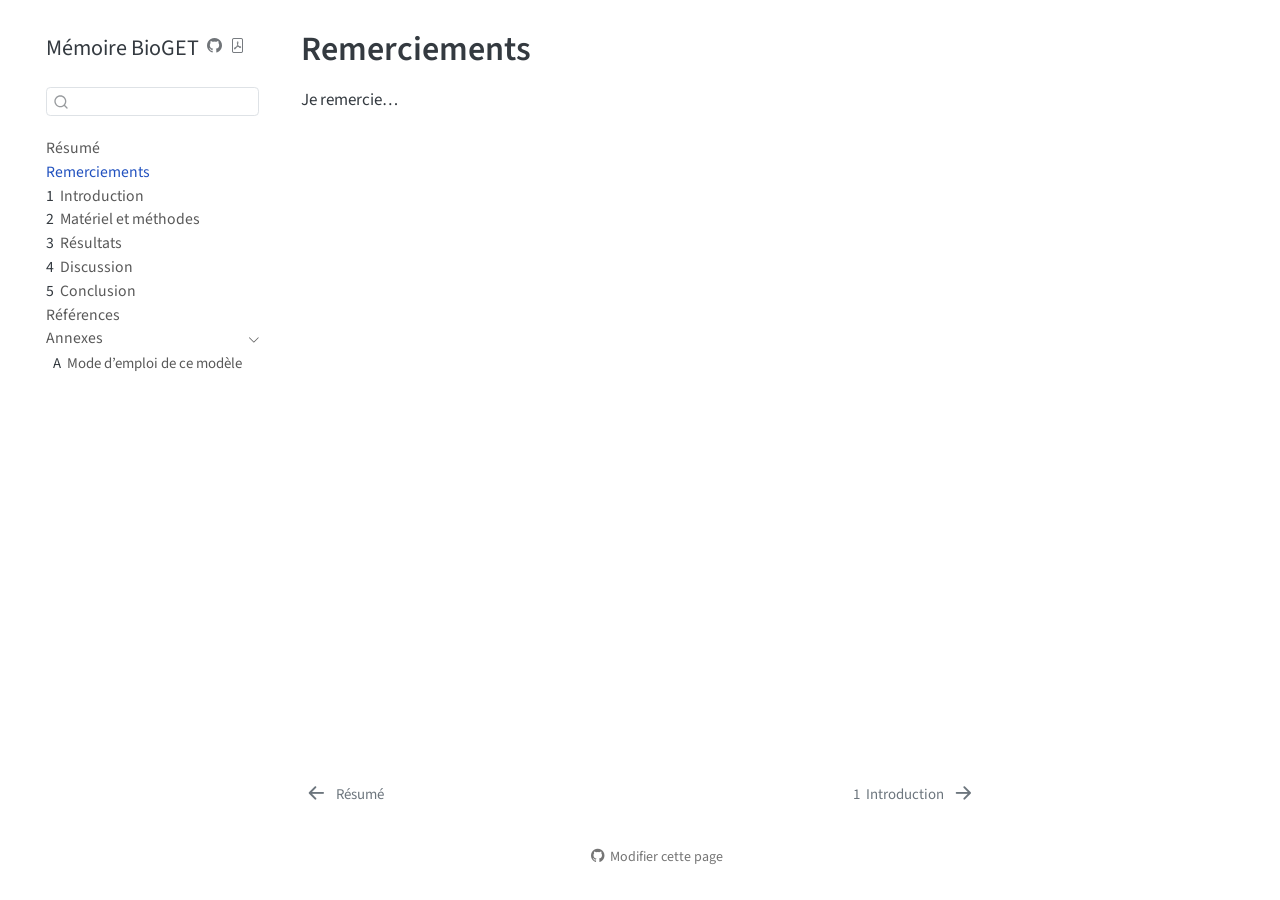
<file: remerciements.html>
<!DOCTYPE html>
<html xmlns="http://www.w3.org/1999/xhtml" lang="fr-FR" xml:lang="fr-FR"><head>

<meta charset="utf-8">
<meta name="generator" content="quarto-1.10.18">

<meta name="viewport" content="width=device-width, initial-scale=1.0, user-scalable=yes">


<title>Remerciements – Mémoire BioGET</title>
<style>
/* Default styles provided by pandoc.
** See https://pandoc.org/MANUAL.html#variables-for-html for config info.
*/
span.smallcaps{font-variant: small-caps;}
div.columns{display: flex; gap: 1.5em;}
div.column{flex: auto;}
@media screen {
div.columns{gap: min(4vw, 1.5em);}
div.column{overflow-x: auto;}
}
div.hanging-indent{margin-left: 1.5em; text-indent: -1.5em;}
ul.task-list{list-style: none;}
ul.task-list li input[type="checkbox"] {
  width: 0.8em;
  margin: 0 0.8em 0.2em -1em; /* quarto-specific, see https://github.com/quarto-dev/quarto-cli/issues/4556 */ 
  vertical-align: middle;
}
</style>


<script src="site_libs/quarto-nav/quarto-nav.js"></script>
<script src="site_libs/quarto-nav/headroom.min.js"></script>
<script src="site_libs/clipboard/clipboard.min.js"></script>
<script src="site_libs/quarto-search/autocomplete.umd.js"></script>
<script src="site_libs/quarto-search/fuse.min.js"></script>
<script src="site_libs/quarto-search/quarto-search.js"></script>
<meta name="quarto:offset" content="./">
<link href="./intro.html" rel="next">
<link href="./index.html" rel="prev">
<link href="./images/logo_bioget.png" rel="icon" type="image/png">
<script src="site_libs/quarto-html/quarto.js" type="module"></script>
<script src="site_libs/quarto-html/tabsets/tabsets.js" type="module"></script>
<script src="site_libs/quarto-html/popper.min.js"></script>
<script src="site_libs/quarto-html/tippy.umd.min.js"></script>
<script src="site_libs/quarto-html/anchor.min.js"></script>
<link href="site_libs/quarto-html/tippy.css" rel="stylesheet">
<link href="site_libs/quarto-html/quarto-syntax-highlighting-64a204ab8560d761af7679ceaba22944.css" rel="stylesheet" id="quarto-text-highlighting-styles">
<script src="site_libs/bootstrap/bootstrap.min.js"></script>
<link href="site_libs/bootstrap/bootstrap-icons.css" rel="stylesheet">
<link href="site_libs/bootstrap/bootstrap-43fbc1285ddf72f7b83db9cd61560a42.min.css" rel="stylesheet" append-hash="true" id="quarto-bootstrap" data-mode="light">
<script id="quarto-search-options" type="application/json">{
  "location": "sidebar",
  "copy-button": false,
  "collapse-after": 3,
  "panel-placement": "start",
  "type": "textbox",
  "limit": 50,
  "keyboard-shortcut": [
    "f",
    "/",
    "s"
  ],
  "show-item-context": false,
  "language": {
    "search-no-results-text": "Pas de résultats",
    "search-matching-documents-text": "documents trouvés",
    "search-copy-link-title": "Copier le lien vers la recherche",
    "search-hide-matches-text": "Cacher les correspondances additionnelles",
    "search-more-match-text": "correspondance de plus dans ce document",
    "search-more-matches-text": "correspondances de plus dans ce document",
    "search-clear-button-title": "Effacer",
    "search-text-placeholder": "",
    "search-detached-cancel-button-title": "Annuler",
    "search-submit-button-title": "Envoyer",
    "search-label": "Recherche"
  }
}</script>


</head>

<body class="nav-sidebar floating quarto-light">

<div id="quarto-search-results"></div>
  <header id="quarto-header" class="headroom fixed-top">
  <nav class="quarto-secondary-nav">
    <div class="container-fluid d-flex">
      <button type="button" class="quarto-btn-toggle btn" data-bs-toggle="collapse" role="button" data-bs-target=".quarto-sidebar-collapse-item" aria-controls="quarto-sidebar" aria-expanded="false" aria-label="Basculer la barre latérale" onclick="if (window.quartoToggleHeadroom) { window.quartoToggleHeadroom(); }">
        <i class="bi bi-layout-text-sidebar-reverse"></i>
      </button>
        <nav class="quarto-page-breadcrumbs" aria-label="breadcrumb"><ol class="breadcrumb"><li class="breadcrumb-item"><a href="./remerciements.html">Remerciements</a></li></ol></nav>
        <a class="flex-grow-1" role="navigation" data-bs-toggle="collapse" data-bs-target=".quarto-sidebar-collapse-item" aria-controls="quarto-sidebar" aria-expanded="false" aria-label="Basculer la barre latérale" onclick="if (window.quartoToggleHeadroom) { window.quartoToggleHeadroom(); }">      
        </a>
      <button type="button" class="btn quarto-search-button" aria-label="Recherche" onclick="window.quartoOpenSearch();">
        <i class="bi bi-search"></i>
      </button>
    </div>
  </nav>
</header>
<!-- content -->
<div id="quarto-content" class="quarto-container page-columns page-rows-contents page-layout-article">
<!-- sidebar -->
  <nav id="quarto-sidebar" class="sidebar collapse collapse-horizontal quarto-sidebar-collapse-item sidebar-navigation floating overflow-auto">
    <div class="pt-lg-2 mt-2 text-left sidebar-header">
    <div class="sidebar-title mb-0 py-0">
      <a href="./">Mémoire BioGET</a> 
        <div class="sidebar-tools-main">
    <a href="https://github.com/ericmarcon/Memoire_BioGET/" title="Code source" class="quarto-navigation-tool px-1" aria-label="Code source"><i class="bi bi-github"></i></a>
    <a href="./Mémoire-BioGET.pdf" title="Download PDF" class="quarto-navigation-tool px-1" aria-label="Download PDF"><i class="bi bi-file-pdf"></i></a>
</div>
    </div>
      </div>
        <div class="mt-2 flex-shrink-0 align-items-center">
        <div class="sidebar-search">
        <div id="quarto-search" class="" title="Recherche"></div>
        </div>
        </div>
    <div class="sidebar-menu-container"> 
    <ul class="list-unstyled mt-1">
        <li class="sidebar-item">
  <div class="sidebar-item-container"> 
  <a href="./index.html" class="sidebar-item-text sidebar-link">
 <span class="menu-text">Résumé</span></a>
  </div>
</li>
        <li class="sidebar-item">
  <div class="sidebar-item-container"> 
  <a href="./remerciements.html" class="sidebar-item-text sidebar-link active">
 <span class="menu-text">Remerciements</span></a>
  </div>
</li>
        <li class="sidebar-item">
  <div class="sidebar-item-container"> 
  <a href="./intro.html" class="sidebar-item-text sidebar-link">
 <span class="menu-text"><span class="chapter-number">1</span>&nbsp; <span class="chapter-title">Introduction</span></span></a>
  </div>
</li>
        <li class="sidebar-item">
  <div class="sidebar-item-container"> 
  <a href="./mm.html" class="sidebar-item-text sidebar-link">
 <span class="menu-text"><span class="chapter-number">2</span>&nbsp; <span class="chapter-title">Matériel et méthodes</span></span></a>
  </div>
</li>
        <li class="sidebar-item">
  <div class="sidebar-item-container"> 
  <a href="./resultats.html" class="sidebar-item-text sidebar-link">
 <span class="menu-text"><span class="chapter-number">3</span>&nbsp; <span class="chapter-title">Résultats</span></span></a>
  </div>
</li>
        <li class="sidebar-item">
  <div class="sidebar-item-container"> 
  <a href="./discussion.html" class="sidebar-item-text sidebar-link">
 <span class="menu-text"><span class="chapter-number">4</span>&nbsp; <span class="chapter-title">Discussion</span></span></a>
  </div>
</li>
        <li class="sidebar-item">
  <div class="sidebar-item-container"> 
  <a href="./conclusion.html" class="sidebar-item-text sidebar-link">
 <span class="menu-text"><span class="chapter-number">5</span>&nbsp; <span class="chapter-title">Conclusion</span></span></a>
  </div>
</li>
        <li class="sidebar-item">
  <div class="sidebar-item-container"> 
  <a href="./references.html" class="sidebar-item-text sidebar-link">
 <span class="menu-text">Références</span></a>
  </div>
</li>
        <li class="sidebar-item sidebar-item-section">
      <div class="sidebar-item-container"> 
            <a class="sidebar-item-text sidebar-link text-start" data-bs-toggle="collapse" data-bs-target="#quarto-sidebar-section-1" role="navigation" aria-expanded="true">
 <span class="menu-text">Annexes</span></a>
          <a class="sidebar-item-toggle text-start" data-bs-toggle="collapse" data-bs-target="#quarto-sidebar-section-1" role="navigation" aria-expanded="true" aria-label="Basculer la section">
            <i class="bi bi-chevron-right ms-2"></i>
          </a> 
      </div>
      <ul id="quarto-sidebar-section-1" class="collapse list-unstyled sidebar-section depth1 show">  
          <li class="sidebar-item">
  <div class="sidebar-item-container"> 
  <a href="./annexe1.html" class="sidebar-item-text sidebar-link">
 <span class="menu-text"><span class="chapter-number">A</span>&nbsp; <span class="chapter-title">Mode d’emploi de ce modèle</span></span></a>
  </div>
</li>
      </ul>
  </li>
    </ul>
    </div>
</nav>
<div id="quarto-sidebar-glass" class="quarto-sidebar-collapse-item" data-bs-toggle="collapse" data-bs-target=".quarto-sidebar-collapse-item"></div>
<!-- margin-sidebar -->
    <div id="quarto-margin-sidebar" class="sidebar margin-sidebar zindex-bottom">
        
    </div>
<!-- main -->
<main class="content" id="quarto-document-content">

<header id="title-block-header" class="quarto-title-block default">
<div class="quarto-title">
<h1 class="title">Remerciements</h1>
</div>



<div class="quarto-title-meta">

    
  
    
  </div>
  


</header>


<p>Je remercie…</p>
<!--# Ne pas supprimer le code ci-dessous qui produit la table des matières. Supprimer la liste des tableaux si elle est inutile -->



</main> <!-- /main -->
<script id="quarto-html-after-body" type="application/javascript">
  window.document.addEventListener("DOMContentLoaded", function (event) {
    const icon = "";
    const anchorJS = new window.AnchorJS();
    anchorJS.options = {
      placement: 'right',
      icon: icon
    };
    anchorJS.add('.anchored');
    const isCodeAnnotation = (el) => {
      for (const clz of el.classList) {
        if (clz.startsWith('code-annotation-')) {                     
          return true;
        }
      }
      return false;
    }
    const onCopySuccess = function(e) {
      // button target
      const button = e.trigger;
      // don't keep focus
      button.blur();
      // flash "checked"
      button.classList.add('code-copy-button-checked');
      var currentTitle = button.getAttribute("title");
      button.setAttribute("title", "Copié");
      let tooltip;
      if (window.bootstrap) {
        button.setAttribute("data-bs-toggle", "tooltip");
        button.setAttribute("data-bs-placement", "left");
        button.setAttribute("data-bs-title", "Copié");
        tooltip = new bootstrap.Tooltip(button, 
          { trigger: "manual", 
            customClass: "code-copy-button-tooltip",
            offset: [0, -8]});
        tooltip.show();    
      }
      setTimeout(function() {
        if (tooltip) {
          tooltip.hide();
          button.removeAttribute("data-bs-title");
          button.removeAttribute("data-bs-toggle");
          button.removeAttribute("data-bs-placement");
        }
        button.setAttribute("title", currentTitle);
        button.classList.remove('code-copy-button-checked');
      }, 1000);
      // clear code selection
      e.clearSelection();
    }
    const getTextToCopy = function(trigger) {
      const outerScaffold = trigger.parentElement.cloneNode(true);
      const codeEl = outerScaffold.querySelector('code');
      for (const childEl of codeEl.children) {
        if (isCodeAnnotation(childEl)) {
          childEl.remove();
        }
      }
      return codeEl.innerText;
    }
    const clipboard = new window.ClipboardJS('.code-copy-button:not([data-in-quarto-modal])', {
      text: getTextToCopy
    });
    clipboard.on('success', onCopySuccess);
    if (window.document.getElementById('quarto-embedded-source-code-modal')) {
      const clipboardModal = new window.ClipboardJS('.code-copy-button[data-in-quarto-modal]', {
        text: getTextToCopy,
        container: window.document.getElementById('quarto-embedded-source-code-modal')
      });
      clipboardModal.on('success', onCopySuccess);
    }
      var localhostRegex = new RegExp(/^(?:http|https):\/\/localhost\:?[0-9]*\//);
      var mailtoRegex = new RegExp(/^mailto:/);
        var filterRegex = new RegExp("https:\/\/ericmarcon\.github\.io\/Memoire_BioGET\/");
      var isInternal = (href) => {
          return filterRegex.test(href) || localhostRegex.test(href) || mailtoRegex.test(href);
      }
      // Inspect non-navigation links and adorn them if external
     var links = window.document.querySelectorAll('a[href]:not(.nav-link):not(.navbar-brand):not(.toc-action):not(.sidebar-link):not(.sidebar-item-toggle):not(.pagination-link):not(.no-external):not([aria-hidden]):not(.dropdown-item):not(.quarto-navigation-tool):not(.about-link)');
      for (var i=0; i<links.length; i++) {
        const link = links[i];
        if (!isInternal(link.href)) {
          // undo the damage that might have been done by quarto-nav.js in the case of
          // links that we want to consider external
          if (link.dataset.originalHref !== undefined) {
            link.href = link.dataset.originalHref;
          }
        }
      }
    function tippyHover(el, contentFn, onTriggerFn, onUntriggerFn) {
      const config = {
        allowHTML: true,
        maxWidth: 500,
        delay: 100,
        arrow: false,
        appendTo: function(el) {
            return el.parentElement;
        },
        interactive: true,
        interactiveBorder: 10,
        theme: 'quarto',
        placement: 'bottom-start',
      };
      if (contentFn) {
        config.content = contentFn;
      }
      if (onTriggerFn) {
        config.onTrigger = onTriggerFn;
      }
      if (onUntriggerFn) {
        config.onUntrigger = onUntriggerFn;
      }
      window.tippy(el, config); 
    }
    const noterefs = window.document.querySelectorAll('a[role="doc-noteref"]');
    for (var i=0; i<noterefs.length; i++) {
      const ref = noterefs[i];
      tippyHover(ref, function() {
        // use id or data attribute instead here
        let href = ref.getAttribute('data-footnote-href') || ref.getAttribute('href');
        try { href = new URL(href).hash; } catch {}
        const id = href.replace(/^#\/?/, "");
        const note = window.document.getElementById(id);
        if (note) {
          return note.innerHTML;
        } else {
          return "";
        }
      });
    }
    const xrefs = window.document.querySelectorAll('a.quarto-xref');
    const processXRef = (id, note) => {
      // Strip column container classes
      const stripColumnClz = (el) => {
        el.classList.remove("page-full", "page-columns");
        if (el.children) {
          for (const child of el.children) {
            stripColumnClz(child);
          }
        }
      }
      stripColumnClz(note)
      if (id === null || id.startsWith('sec-')) {
        // Special case sections, only their first couple elements
        const container = document.createElement("div");
        if (note.children && note.children.length > 2) {
          container.appendChild(note.children[0].cloneNode(true));
          for (let i = 1; i < note.children.length; i++) {
            const child = note.children[i];
            if (child.tagName === "P" && child.innerText === "") {
              continue;
            } else {
              container.appendChild(child.cloneNode(true));
              break;
            }
          }
          if (window.Quarto?.typesetMath) {
            window.Quarto.typesetMath(container);
          }
          return container.innerHTML
        } else {
          if (window.Quarto?.typesetMath) {
            window.Quarto.typesetMath(note);
          }
          return note.innerHTML;
        }
      } else {
        // Remove any anchor links if they are present
        const anchorLink = note.querySelector('a.anchorjs-link');
        if (anchorLink) {
          anchorLink.remove();
        }
        if (window.Quarto?.typesetMath) {
          window.Quarto.typesetMath(note);
        }
        if (note.classList.contains("callout")) {
          return note.outerHTML;
        } else {
          return note.innerHTML;
        }
      }
    }
    for (var i=0; i<xrefs.length; i++) {
      const xref = xrefs[i];
      tippyHover(xref, undefined, function(instance) {
        instance.disable();
        let url = xref.getAttribute('href');
        let hash = undefined; 
        if (url.startsWith('#')) {
          hash = url;
        } else {
          try { hash = new URL(url).hash; } catch {}
        }
        if (hash) {
          const id = hash.replace(/^#\/?/, "");
          const note = window.document.getElementById(id);
          if (note !== null) {
            try {
              const html = processXRef(id, note.cloneNode(true));
              instance.setContent(html);
            } finally {
              instance.enable();
              instance.show();
            }
          } else {
            // See if we can fetch this
            fetch(url.split('#')[0])
            .then(res => res.text())
            .then(html => {
              const parser = new DOMParser();
              const htmlDoc = parser.parseFromString(html, "text/html");
              const note = htmlDoc.getElementById(id);
              if (note !== null) {
                const html = processXRef(id, note);
                instance.setContent(html);
              } 
            }).finally(() => {
              instance.enable();
              instance.show();
            });
          }
        } else {
          // See if we can fetch a full url (with no hash to target)
          // This is a special case and we should probably do some content thinning / targeting
          fetch(url)
          .then(res => res.text())
          .then(html => {
            const parser = new DOMParser();
            const htmlDoc = parser.parseFromString(html, "text/html");
            const note = htmlDoc.querySelector('main.content');
            if (note !== null) {
              // This should only happen for chapter cross references
              // (since there is no id in the URL)
              // remove the first header
              if (note.children.length > 0 && note.children[0].tagName === "HEADER") {
                note.children[0].remove();
              }
              const html = processXRef(null, note);
              instance.setContent(html);
            } 
          }).finally(() => {
            instance.enable();
            instance.show();
          });
        }
      }, function(instance) {
      });
    }
        let selectedAnnoteEl;
        const selectorForAnnotation = ( cell, annotation) => {
          let cellAttr = 'data-code-cell="' + cell + '"';
          let lineAttr = 'data-code-annotation="' +  annotation + '"';
          const selector = 'span[' + cellAttr + '][' + lineAttr + ']';
          return selector;
        }
        const selectCodeLines = (annoteEl) => {
          const doc = window.document;
          const targetCell = annoteEl.getAttribute("data-target-cell");
          const targetAnnotation = annoteEl.getAttribute("data-target-annotation");
          const annoteSpan = window.document.querySelector(selectorForAnnotation(targetCell, targetAnnotation));
          const lines = annoteSpan.getAttribute("data-code-lines").split(",");
          const lineIds = lines.map((line) => {
            return targetCell + "-" + line;
          })
          let top = null;
          let height = null;
          let parent = null;
          if (lineIds.length > 0) {
              //compute the position of the single el (top and bottom and make a div)
              const el = window.document.getElementById(lineIds[0]);
              top = el.offsetTop;
              height = el.offsetHeight;
              parent = el.parentElement.parentElement;
            if (lineIds.length > 1) {
              const lastEl = window.document.getElementById(lineIds[lineIds.length - 1]);
              const bottom = lastEl.offsetTop + lastEl.offsetHeight;
              height = bottom - top;
            }
            if (top !== null && height !== null && parent !== null) {
              // cook up a div (if necessary) and position it 
              let div = window.document.getElementById("code-annotation-line-highlight");
              if (div === null) {
                div = window.document.createElement("div");
                div.setAttribute("id", "code-annotation-line-highlight");
                div.style.position = 'absolute';
                parent.appendChild(div);
              }
              div.style.top = top - 2 + "px";
              div.style.height = height + 4 + "px";
              div.style.left = 0;
              let gutterDiv = window.document.getElementById("code-annotation-line-highlight-gutter");
              if (gutterDiv === null) {
                gutterDiv = window.document.createElement("div");
                gutterDiv.setAttribute("id", "code-annotation-line-highlight-gutter");
                gutterDiv.style.position = 'absolute';
                const codeCell = window.document.getElementById(targetCell);
                const gutter = codeCell.querySelector('.code-annotation-gutter');
                gutter.appendChild(gutterDiv);
              }
              gutterDiv.style.top = top - 2 + "px";
              gutterDiv.style.height = height + 4 + "px";
            }
            selectedAnnoteEl = annoteEl;
          }
        };
        const unselectCodeLines = () => {
          const elementsIds = ["code-annotation-line-highlight", "code-annotation-line-highlight-gutter"];
          elementsIds.forEach((elId) => {
            const div = window.document.getElementById(elId);
            if (div) {
              div.remove();
            }
          });
          selectedAnnoteEl = undefined;
        };
          // Handle positioning of the toggle
      window.addEventListener(
        "resize",
        throttle(() => {
          elRect = undefined;
          if (selectedAnnoteEl) {
            selectCodeLines(selectedAnnoteEl);
          }
        }, 10)
      );
      function throttle(fn, ms) {
      let throttle = false;
      let timer;
        return (...args) => {
          if(!throttle) { // first call gets through
              fn.apply(this, args);
              throttle = true;
          } else { // all the others get throttled
              if(timer) clearTimeout(timer); // cancel #2
              timer = setTimeout(() => {
                fn.apply(this, args);
                timer = throttle = false;
              }, ms);
          }
        };
      }
        // Attach click handler to the DT
        const annoteDls = window.document.querySelectorAll('dt[data-target-cell]');
        for (const annoteDlNode of annoteDls) {
          annoteDlNode.addEventListener('click', (event) => {
            const clickedEl = event.target;
            if (clickedEl !== selectedAnnoteEl) {
              unselectCodeLines();
              const activeEl = window.document.querySelector('dt[data-target-cell].code-annotation-active');
              if (activeEl) {
                activeEl.classList.remove('code-annotation-active');
              }
              selectCodeLines(clickedEl);
              clickedEl.classList.add('code-annotation-active');
            } else {
              // Unselect the line
              unselectCodeLines();
              clickedEl.classList.remove('code-annotation-active');
            }
          });
        }
    const findCites = (el) => {
      const parentEl = el.parentElement;
      if (parentEl) {
        const cites = parentEl.dataset.cites;
        if (cites) {
          return {
            el,
            cites: cites.split(' ')
          };
        } else {
          return findCites(el.parentElement)
        }
      } else {
        return undefined;
      }
    };
    var bibliorefs = window.document.querySelectorAll('a[role="doc-biblioref"]');
    for (var i=0; i<bibliorefs.length; i++) {
      const ref = bibliorefs[i];
      const citeInfo = findCites(ref);
      if (citeInfo) {
        tippyHover(citeInfo.el, function() {
          var popup = window.document.createElement('div');
          citeInfo.cites.forEach(function(cite) {
            var citeDiv = window.document.createElement('div');
            citeDiv.classList.add('hanging-indent');
            citeDiv.classList.add('csl-entry');
            var biblioDiv = window.document.getElementById('ref-' + cite);
            if (biblioDiv) {
              citeDiv.innerHTML = biblioDiv.innerHTML;
            }
            popup.appendChild(citeDiv);
          });
          return popup.innerHTML;
        });
      }
    }
  });
  </script>
<nav class="page-navigation">
  <div class="nav-page nav-page-previous">
      <a href="./index.html" class="pagination-link" aria-label="Résumé">
        <i class="bi bi-arrow-left-short"></i> <span class="nav-page-text">Résumé</span>
      </a>          
  </div>
  <div class="nav-page nav-page-next">
      <a href="./intro.html" class="pagination-link" aria-label="Introduction">
        <span class="nav-page-text"><span class="chapter-number">1</span>&nbsp; <span class="chapter-title">Introduction</span></span> <i class="bi bi-arrow-right-short"></i>
      </a>
  </div>
</nav>
</div> <!-- /content -->




<footer class="footer"><div class="nav-footer"><div class="nav-footer-center"><div class="toc-actions"><ul><li><a href="https://github.com/ericmarcon/Memoire_BioGET/edit/main/remerciements.qmd" class="toc-action"><i class="bi bi-github"></i>Modifier cette page</a></li></ul></div></div></div></footer></body></html>
</file>
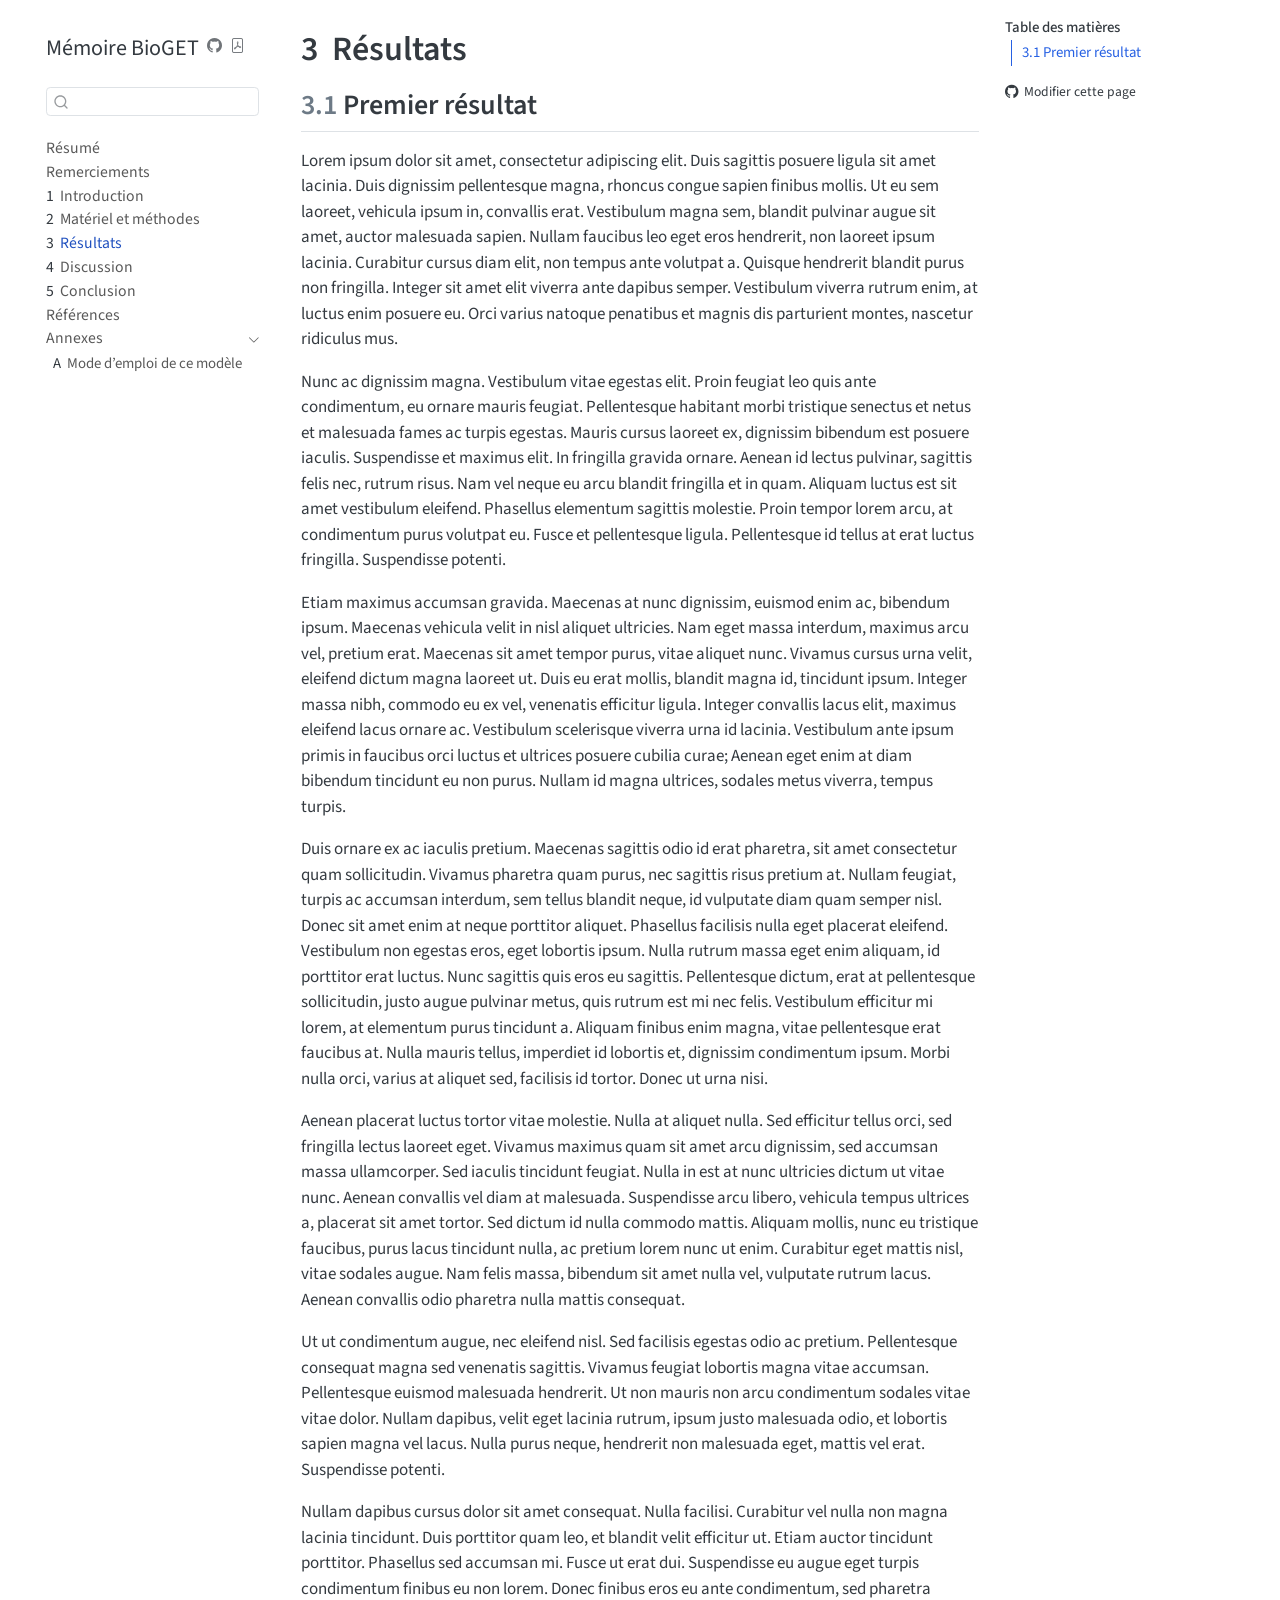
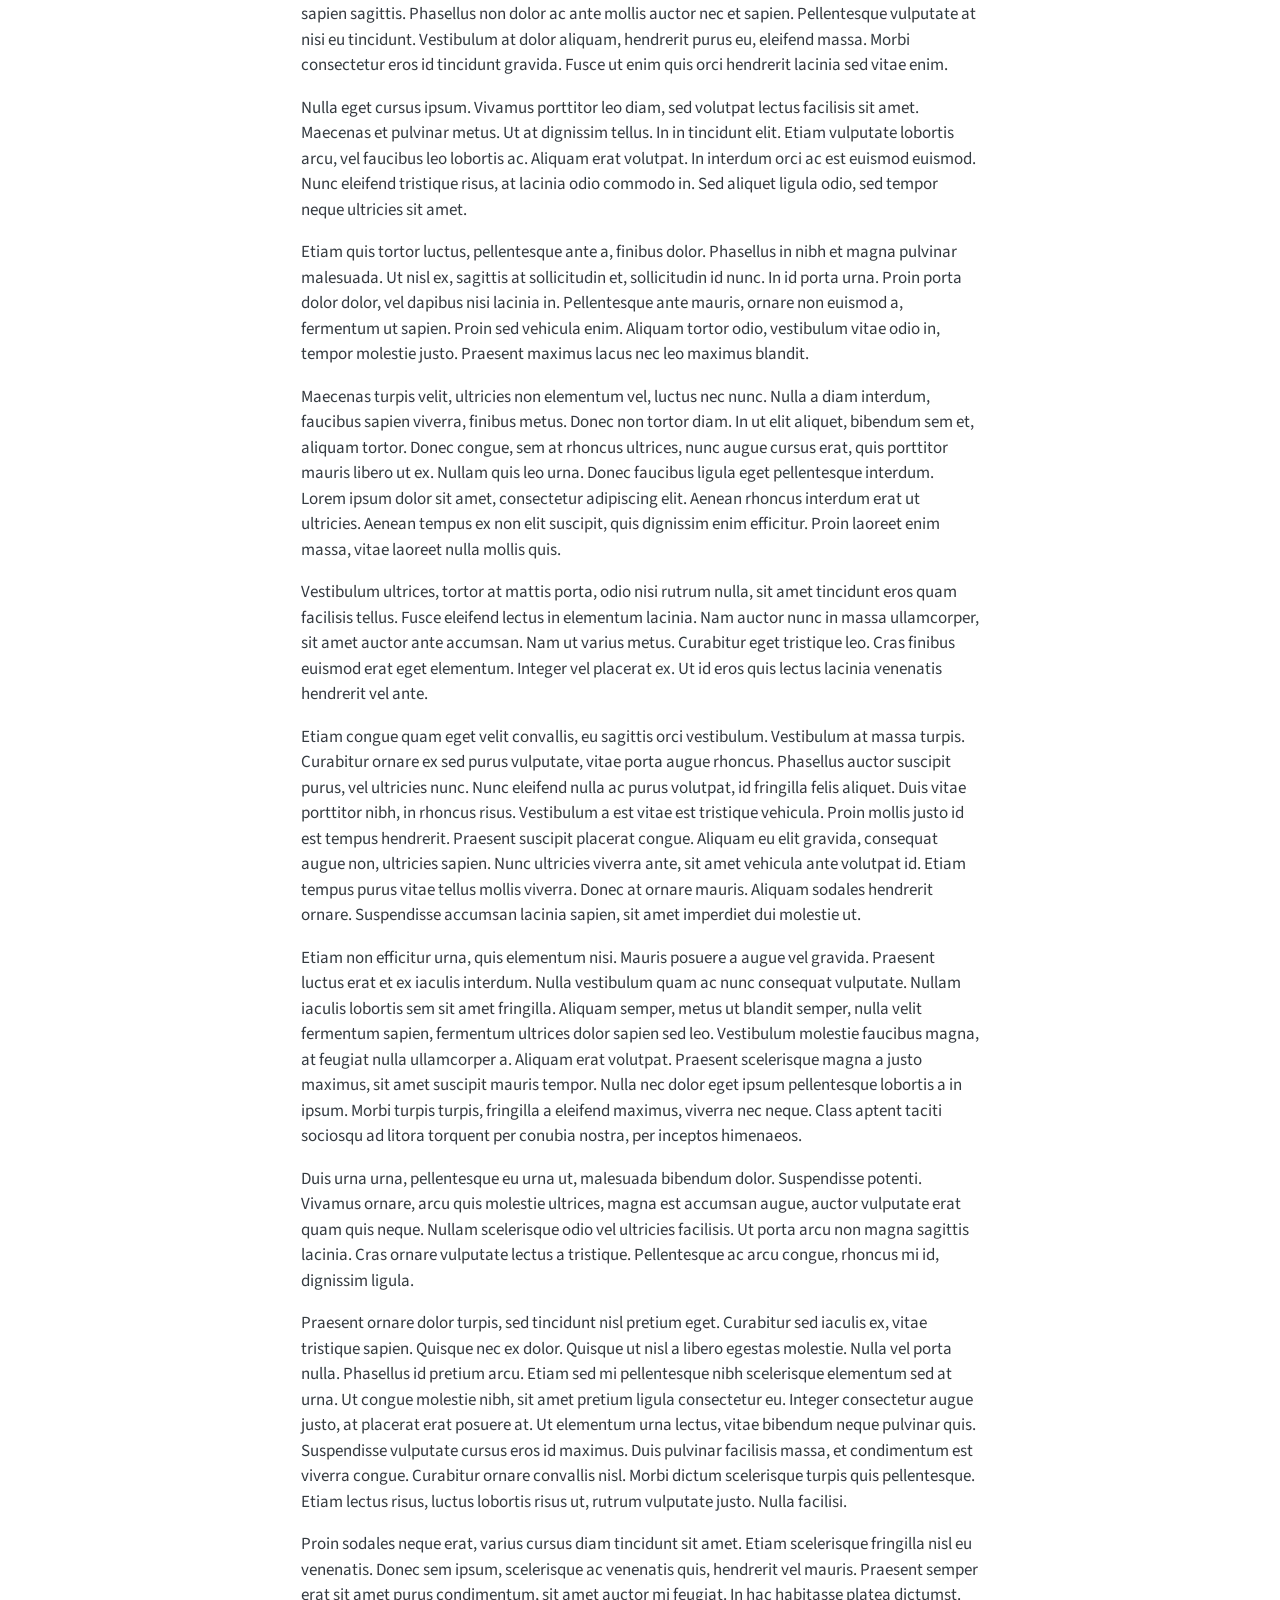
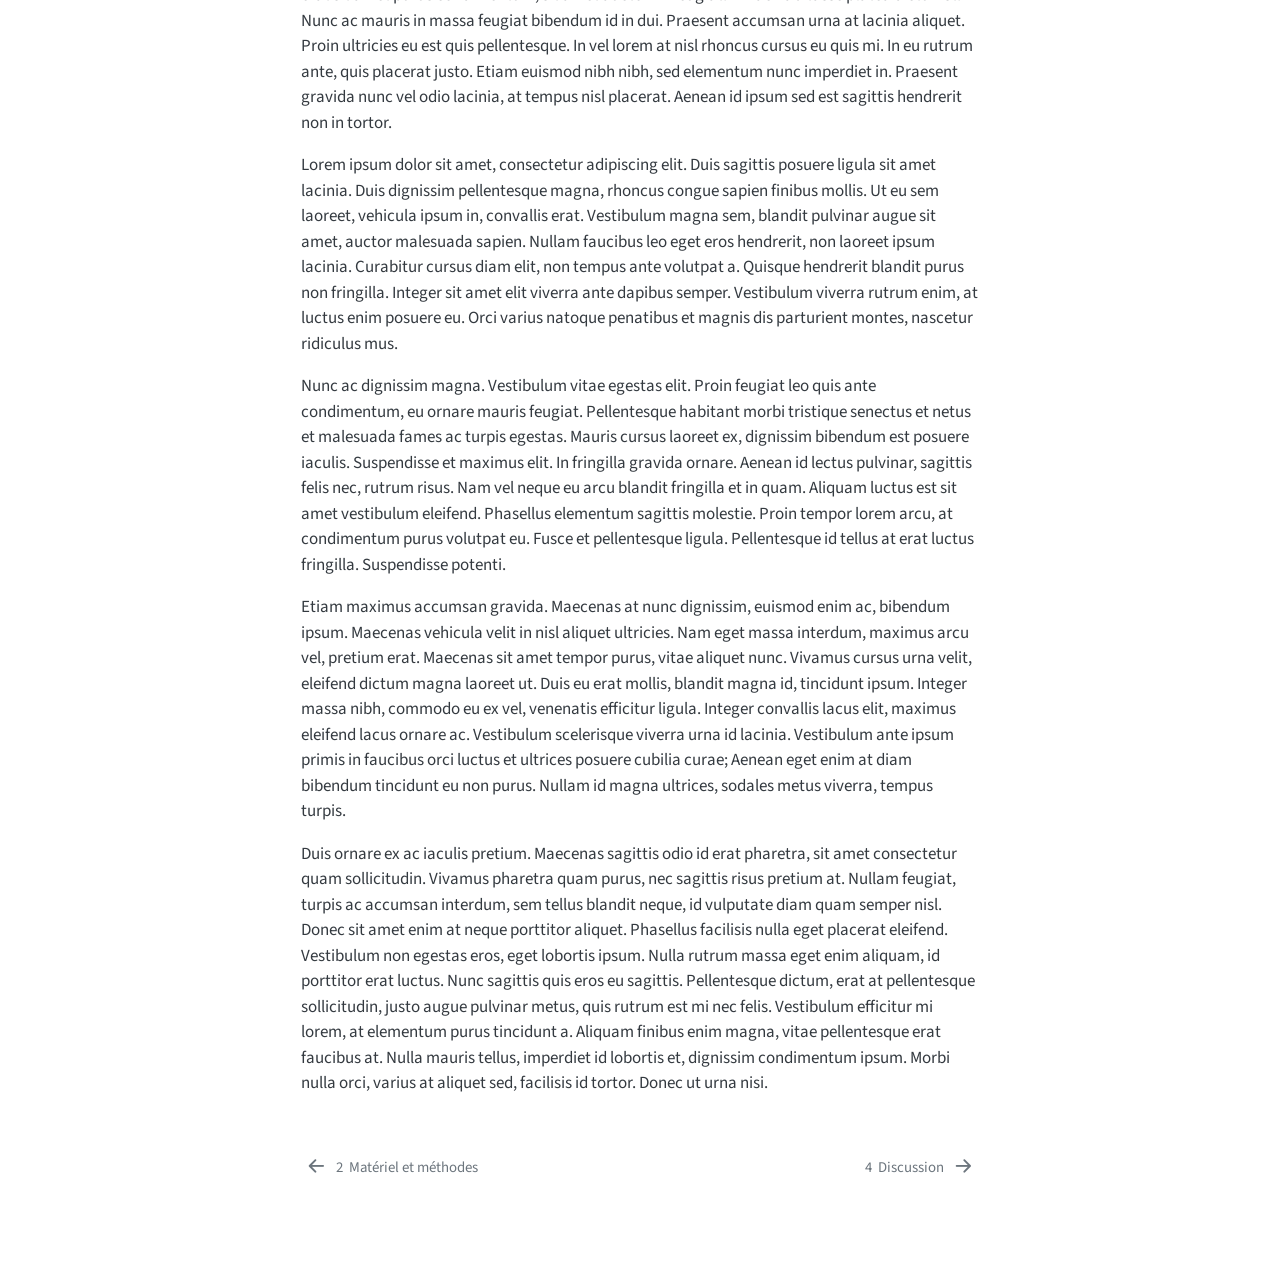
<file: resultats.html>
<!DOCTYPE html>
<html xmlns="http://www.w3.org/1999/xhtml" lang="fr-FR" xml:lang="fr-FR"><head>

<meta charset="utf-8">
<meta name="generator" content="quarto-1.10.18">

<meta name="viewport" content="width=device-width, initial-scale=1.0, user-scalable=yes">


<title>3&nbsp; Résultats – Mémoire BioGET</title>
<style>
/* Default styles provided by pandoc.
** See https://pandoc.org/MANUAL.html#variables-for-html for config info.
*/
span.smallcaps{font-variant: small-caps;}
div.columns{display: flex; gap: 1.5em;}
div.column{flex: auto;}
@media screen {
div.columns{gap: min(4vw, 1.5em);}
div.column{overflow-x: auto;}
}
div.hanging-indent{margin-left: 1.5em; text-indent: -1.5em;}
ul.task-list{list-style: none;}
ul.task-list li input[type="checkbox"] {
  width: 0.8em;
  margin: 0 0.8em 0.2em -1em; /* quarto-specific, see https://github.com/quarto-dev/quarto-cli/issues/4556 */ 
  vertical-align: middle;
}
</style>


<script src="site_libs/quarto-nav/quarto-nav.js"></script>
<script src="site_libs/quarto-nav/headroom.min.js"></script>
<script src="site_libs/clipboard/clipboard.min.js"></script>
<script src="site_libs/quarto-search/autocomplete.umd.js"></script>
<script src="site_libs/quarto-search/fuse.min.js"></script>
<script src="site_libs/quarto-search/quarto-search.js"></script>
<meta name="quarto:offset" content="./">
<link href="./discussion.html" rel="next">
<link href="./mm.html" rel="prev">
<link href="./images/logo_bioget.png" rel="icon" type="image/png">
<script src="site_libs/quarto-html/quarto.js" type="module"></script>
<script src="site_libs/quarto-html/tabsets/tabsets.js" type="module"></script>
<script src="site_libs/quarto-html/popper.min.js"></script>
<script src="site_libs/quarto-html/tippy.umd.min.js"></script>
<script src="site_libs/quarto-html/anchor.min.js"></script>
<link href="site_libs/quarto-html/tippy.css" rel="stylesheet">
<link href="site_libs/quarto-html/quarto-syntax-highlighting-64a204ab8560d761af7679ceaba22944.css" rel="stylesheet" id="quarto-text-highlighting-styles">
<script src="site_libs/bootstrap/bootstrap.min.js"></script>
<link href="site_libs/bootstrap/bootstrap-icons.css" rel="stylesheet">
<link href="site_libs/bootstrap/bootstrap-43fbc1285ddf72f7b83db9cd61560a42.min.css" rel="stylesheet" append-hash="true" id="quarto-bootstrap" data-mode="light">
<script id="quarto-search-options" type="application/json">{
  "location": "sidebar",
  "copy-button": false,
  "collapse-after": 3,
  "panel-placement": "start",
  "type": "textbox",
  "limit": 50,
  "keyboard-shortcut": [
    "f",
    "/",
    "s"
  ],
  "show-item-context": false,
  "language": {
    "search-no-results-text": "Pas de résultats",
    "search-matching-documents-text": "documents trouvés",
    "search-copy-link-title": "Copier le lien vers la recherche",
    "search-hide-matches-text": "Cacher les correspondances additionnelles",
    "search-more-match-text": "correspondance de plus dans ce document",
    "search-more-matches-text": "correspondances de plus dans ce document",
    "search-clear-button-title": "Effacer",
    "search-text-placeholder": "",
    "search-detached-cancel-button-title": "Annuler",
    "search-submit-button-title": "Envoyer",
    "search-label": "Recherche"
  }
}</script>


</head>

<body class="nav-sidebar floating quarto-light">

<div id="quarto-search-results"></div>
  <header id="quarto-header" class="headroom fixed-top">
  <nav class="quarto-secondary-nav">
    <div class="container-fluid d-flex">
      <button type="button" class="quarto-btn-toggle btn" data-bs-toggle="collapse" role="button" data-bs-target=".quarto-sidebar-collapse-item" aria-controls="quarto-sidebar" aria-expanded="false" aria-label="Basculer la barre latérale" onclick="if (window.quartoToggleHeadroom) { window.quartoToggleHeadroom(); }">
        <i class="bi bi-layout-text-sidebar-reverse"></i>
      </button>
        <nav class="quarto-page-breadcrumbs" aria-label="breadcrumb"><ol class="breadcrumb"><li class="breadcrumb-item"><a href="./resultats.html"><span class="chapter-number">3</span>&nbsp; <span class="chapter-title">Résultats</span></a></li></ol></nav>
        <a class="flex-grow-1" role="navigation" data-bs-toggle="collapse" data-bs-target=".quarto-sidebar-collapse-item" aria-controls="quarto-sidebar" aria-expanded="false" aria-label="Basculer la barre latérale" onclick="if (window.quartoToggleHeadroom) { window.quartoToggleHeadroom(); }">      
        </a>
      <button type="button" class="btn quarto-search-button" aria-label="Recherche" onclick="window.quartoOpenSearch();">
        <i class="bi bi-search"></i>
      </button>
    </div>
  </nav>
</header>
<!-- content -->
<div id="quarto-content" class="quarto-container page-columns page-rows-contents page-layout-article">
<!-- sidebar -->
  <nav id="quarto-sidebar" class="sidebar collapse collapse-horizontal quarto-sidebar-collapse-item sidebar-navigation floating overflow-auto">
    <div class="pt-lg-2 mt-2 text-left sidebar-header">
    <div class="sidebar-title mb-0 py-0">
      <a href="./">Mémoire BioGET</a> 
        <div class="sidebar-tools-main">
    <a href="https://github.com/ericmarcon/Memoire_BioGET/" title="Code source" class="quarto-navigation-tool px-1" aria-label="Code source"><i class="bi bi-github"></i></a>
    <a href="./Mémoire-BioGET.pdf" title="Download PDF" class="quarto-navigation-tool px-1" aria-label="Download PDF"><i class="bi bi-file-pdf"></i></a>
</div>
    </div>
      </div>
        <div class="mt-2 flex-shrink-0 align-items-center">
        <div class="sidebar-search">
        <div id="quarto-search" class="" title="Recherche"></div>
        </div>
        </div>
    <div class="sidebar-menu-container"> 
    <ul class="list-unstyled mt-1">
        <li class="sidebar-item">
  <div class="sidebar-item-container"> 
  <a href="./index.html" class="sidebar-item-text sidebar-link">
 <span class="menu-text">Résumé</span></a>
  </div>
</li>
        <li class="sidebar-item">
  <div class="sidebar-item-container"> 
  <a href="./remerciements.html" class="sidebar-item-text sidebar-link">
 <span class="menu-text">Remerciements</span></a>
  </div>
</li>
        <li class="sidebar-item">
  <div class="sidebar-item-container"> 
  <a href="./intro.html" class="sidebar-item-text sidebar-link">
 <span class="menu-text"><span class="chapter-number">1</span>&nbsp; <span class="chapter-title">Introduction</span></span></a>
  </div>
</li>
        <li class="sidebar-item">
  <div class="sidebar-item-container"> 
  <a href="./mm.html" class="sidebar-item-text sidebar-link">
 <span class="menu-text"><span class="chapter-number">2</span>&nbsp; <span class="chapter-title">Matériel et méthodes</span></span></a>
  </div>
</li>
        <li class="sidebar-item">
  <div class="sidebar-item-container"> 
  <a href="./resultats.html" class="sidebar-item-text sidebar-link active">
 <span class="menu-text"><span class="chapter-number">3</span>&nbsp; <span class="chapter-title">Résultats</span></span></a>
  </div>
</li>
        <li class="sidebar-item">
  <div class="sidebar-item-container"> 
  <a href="./discussion.html" class="sidebar-item-text sidebar-link">
 <span class="menu-text"><span class="chapter-number">4</span>&nbsp; <span class="chapter-title">Discussion</span></span></a>
  </div>
</li>
        <li class="sidebar-item">
  <div class="sidebar-item-container"> 
  <a href="./conclusion.html" class="sidebar-item-text sidebar-link">
 <span class="menu-text"><span class="chapter-number">5</span>&nbsp; <span class="chapter-title">Conclusion</span></span></a>
  </div>
</li>
        <li class="sidebar-item">
  <div class="sidebar-item-container"> 
  <a href="./references.html" class="sidebar-item-text sidebar-link">
 <span class="menu-text">Références</span></a>
  </div>
</li>
        <li class="sidebar-item sidebar-item-section">
      <div class="sidebar-item-container"> 
            <a class="sidebar-item-text sidebar-link text-start" data-bs-toggle="collapse" data-bs-target="#quarto-sidebar-section-1" role="navigation" aria-expanded="true">
 <span class="menu-text">Annexes</span></a>
          <a class="sidebar-item-toggle text-start" data-bs-toggle="collapse" data-bs-target="#quarto-sidebar-section-1" role="navigation" aria-expanded="true" aria-label="Basculer la section">
            <i class="bi bi-chevron-right ms-2"></i>
          </a> 
      </div>
      <ul id="quarto-sidebar-section-1" class="collapse list-unstyled sidebar-section depth1 show">  
          <li class="sidebar-item">
  <div class="sidebar-item-container"> 
  <a href="./annexe1.html" class="sidebar-item-text sidebar-link">
 <span class="menu-text"><span class="chapter-number">A</span>&nbsp; <span class="chapter-title">Mode d’emploi de ce modèle</span></span></a>
  </div>
</li>
      </ul>
  </li>
    </ul>
    </div>
</nav>
<div id="quarto-sidebar-glass" class="quarto-sidebar-collapse-item" data-bs-toggle="collapse" data-bs-target=".quarto-sidebar-collapse-item"></div>
<!-- margin-sidebar -->
    <div id="quarto-margin-sidebar" class="sidebar margin-sidebar">
        <nav id="TOC" role="doc-toc" class="toc-active">
    <h2 id="toc-title">Table des matières</h2>
   
  <ul>
  <li><a href="#premier-résultat" id="toc-premier-résultat" class="nav-link active" data-scroll-target="#premier-résultat"><span class="header-section-number">3.1</span> Premier résultat</a></li>
  </ul>
<div class="toc-actions"><ul><li><a href="https://github.com/ericmarcon/Memoire_BioGET/edit/main/resultats.qmd" class="toc-action"><i class="bi bi-github"></i>Modifier cette page</a></li></ul></div></nav>
    </div>
<!-- main -->
<main class="content" id="quarto-document-content">

<header id="title-block-header" class="quarto-title-block default">
<div class="quarto-title">
<h1 class="title"><span class="chapter-number">3</span>&nbsp; <span class="chapter-title">Résultats</span></h1>
</div>



<div class="quarto-title-meta">

    
  
    
  </div>
  


</header>


<section id="premier-résultat" class="level2" data-number="3.1">
<h2 data-number="3.1" class="anchored" data-anchor-id="premier-résultat"><span class="header-section-number">3.1</span> Premier résultat</h2>
<p>Lorem ipsum dolor sit amet, consectetur adipiscing elit. Duis sagittis posuere ligula sit amet lacinia. Duis dignissim pellentesque magna, rhoncus congue sapien finibus mollis. Ut eu sem laoreet, vehicula ipsum in, convallis erat. Vestibulum magna sem, blandit pulvinar augue sit amet, auctor malesuada sapien. Nullam faucibus leo eget eros hendrerit, non laoreet ipsum lacinia. Curabitur cursus diam elit, non tempus ante volutpat a. Quisque hendrerit blandit purus non fringilla. Integer sit amet elit viverra ante dapibus semper. Vestibulum viverra rutrum enim, at luctus enim posuere eu. Orci varius natoque penatibus et magnis dis parturient montes, nascetur ridiculus mus.</p>
<p>Nunc ac dignissim magna. Vestibulum vitae egestas elit. Proin feugiat leo quis ante condimentum, eu ornare mauris feugiat. Pellentesque habitant morbi tristique senectus et netus et malesuada fames ac turpis egestas. Mauris cursus laoreet ex, dignissim bibendum est posuere iaculis. Suspendisse et maximus elit. In fringilla gravida ornare. Aenean id lectus pulvinar, sagittis felis nec, rutrum risus. Nam vel neque eu arcu blandit fringilla et in quam. Aliquam luctus est sit amet vestibulum eleifend. Phasellus elementum sagittis molestie. Proin tempor lorem arcu, at condimentum purus volutpat eu. Fusce et pellentesque ligula. Pellentesque id tellus at erat luctus fringilla. Suspendisse potenti.</p>
<p>Etiam maximus accumsan gravida. Maecenas at nunc dignissim, euismod enim ac, bibendum ipsum. Maecenas vehicula velit in nisl aliquet ultricies. Nam eget massa interdum, maximus arcu vel, pretium erat. Maecenas sit amet tempor purus, vitae aliquet nunc. Vivamus cursus urna velit, eleifend dictum magna laoreet ut. Duis eu erat mollis, blandit magna id, tincidunt ipsum. Integer massa nibh, commodo eu ex vel, venenatis efficitur ligula. Integer convallis lacus elit, maximus eleifend lacus ornare ac. Vestibulum scelerisque viverra urna id lacinia. Vestibulum ante ipsum primis in faucibus orci luctus et ultrices posuere cubilia curae; Aenean eget enim at diam bibendum tincidunt eu non purus. Nullam id magna ultrices, sodales metus viverra, tempus turpis.</p>
<p>Duis ornare ex ac iaculis pretium. Maecenas sagittis odio id erat pharetra, sit amet consectetur quam sollicitudin. Vivamus pharetra quam purus, nec sagittis risus pretium at. Nullam feugiat, turpis ac accumsan interdum, sem tellus blandit neque, id vulputate diam quam semper nisl. Donec sit amet enim at neque porttitor aliquet. Phasellus facilisis nulla eget placerat eleifend. Vestibulum non egestas eros, eget lobortis ipsum. Nulla rutrum massa eget enim aliquam, id porttitor erat luctus. Nunc sagittis quis eros eu sagittis. Pellentesque dictum, erat at pellentesque sollicitudin, justo augue pulvinar metus, quis rutrum est mi nec felis. Vestibulum efficitur mi lorem, at elementum purus tincidunt a. Aliquam finibus enim magna, vitae pellentesque erat faucibus at. Nulla mauris tellus, imperdiet id lobortis et, dignissim condimentum ipsum. Morbi nulla orci, varius at aliquet sed, facilisis id tortor. Donec ut urna nisi.</p>
<p>Aenean placerat luctus tortor vitae molestie. Nulla at aliquet nulla. Sed efficitur tellus orci, sed fringilla lectus laoreet eget. Vivamus maximus quam sit amet arcu dignissim, sed accumsan massa ullamcorper. Sed iaculis tincidunt feugiat. Nulla in est at nunc ultricies dictum ut vitae nunc. Aenean convallis vel diam at malesuada. Suspendisse arcu libero, vehicula tempus ultrices a, placerat sit amet tortor. Sed dictum id nulla commodo mattis. Aliquam mollis, nunc eu tristique faucibus, purus lacus tincidunt nulla, ac pretium lorem nunc ut enim. Curabitur eget mattis nisl, vitae sodales augue. Nam felis massa, bibendum sit amet nulla vel, vulputate rutrum lacus. Aenean convallis odio pharetra nulla mattis consequat.</p>
<p>Ut ut condimentum augue, nec eleifend nisl. Sed facilisis egestas odio ac pretium. Pellentesque consequat magna sed venenatis sagittis. Vivamus feugiat lobortis magna vitae accumsan. Pellentesque euismod malesuada hendrerit. Ut non mauris non arcu condimentum sodales vitae vitae dolor. Nullam dapibus, velit eget lacinia rutrum, ipsum justo malesuada odio, et lobortis sapien magna vel lacus. Nulla purus neque, hendrerit non malesuada eget, mattis vel erat. Suspendisse potenti.</p>
<p>Nullam dapibus cursus dolor sit amet consequat. Nulla facilisi. Curabitur vel nulla non magna lacinia tincidunt. Duis porttitor quam leo, et blandit velit efficitur ut. Etiam auctor tincidunt porttitor. Phasellus sed accumsan mi. Fusce ut erat dui. Suspendisse eu augue eget turpis condimentum finibus eu non lorem. Donec finibus eros eu ante condimentum, sed pharetra sapien sagittis. Phasellus non dolor ac ante mollis auctor nec et sapien. Pellentesque vulputate at nisi eu tincidunt. Vestibulum at dolor aliquam, hendrerit purus eu, eleifend massa. Morbi consectetur eros id tincidunt gravida. Fusce ut enim quis orci hendrerit lacinia sed vitae enim.</p>
<p>Nulla eget cursus ipsum. Vivamus porttitor leo diam, sed volutpat lectus facilisis sit amet. Maecenas et pulvinar metus. Ut at dignissim tellus. In in tincidunt elit. Etiam vulputate lobortis arcu, vel faucibus leo lobortis ac. Aliquam erat volutpat. In interdum orci ac est euismod euismod. Nunc eleifend tristique risus, at lacinia odio commodo in. Sed aliquet ligula odio, sed tempor neque ultricies sit amet.</p>
<p>Etiam quis tortor luctus, pellentesque ante a, finibus dolor. Phasellus in nibh et magna pulvinar malesuada. Ut nisl ex, sagittis at sollicitudin et, sollicitudin id nunc. In id porta urna. Proin porta dolor dolor, vel dapibus nisi lacinia in. Pellentesque ante mauris, ornare non euismod a, fermentum ut sapien. Proin sed vehicula enim. Aliquam tortor odio, vestibulum vitae odio in, tempor molestie justo. Praesent maximus lacus nec leo maximus blandit.</p>
<p>Maecenas turpis velit, ultricies non elementum vel, luctus nec nunc. Nulla a diam interdum, faucibus sapien viverra, finibus metus. Donec non tortor diam. In ut elit aliquet, bibendum sem et, aliquam tortor. Donec congue, sem at rhoncus ultrices, nunc augue cursus erat, quis porttitor mauris libero ut ex. Nullam quis leo urna. Donec faucibus ligula eget pellentesque interdum. Lorem ipsum dolor sit amet, consectetur adipiscing elit. Aenean rhoncus interdum erat ut ultricies. Aenean tempus ex non elit suscipit, quis dignissim enim efficitur. Proin laoreet enim massa, vitae laoreet nulla mollis quis.</p>
<p>Vestibulum ultrices, tortor at mattis porta, odio nisi rutrum nulla, sit amet tincidunt eros quam facilisis tellus. Fusce eleifend lectus in elementum lacinia. Nam auctor nunc in massa ullamcorper, sit amet auctor ante accumsan. Nam ut varius metus. Curabitur eget tristique leo. Cras finibus euismod erat eget elementum. Integer vel placerat ex. Ut id eros quis lectus lacinia venenatis hendrerit vel ante.</p>
<p>Etiam congue quam eget velit convallis, eu sagittis orci vestibulum. Vestibulum at massa turpis. Curabitur ornare ex sed purus vulputate, vitae porta augue rhoncus. Phasellus auctor suscipit purus, vel ultricies nunc. Nunc eleifend nulla ac purus volutpat, id fringilla felis aliquet. Duis vitae porttitor nibh, in rhoncus risus. Vestibulum a est vitae est tristique vehicula. Proin mollis justo id est tempus hendrerit. Praesent suscipit placerat congue. Aliquam eu elit gravida, consequat augue non, ultricies sapien. Nunc ultricies viverra ante, sit amet vehicula ante volutpat id. Etiam tempus purus vitae tellus mollis viverra. Donec at ornare mauris. Aliquam sodales hendrerit ornare. Suspendisse accumsan lacinia sapien, sit amet imperdiet dui molestie ut.</p>
<p>Etiam non efficitur urna, quis elementum nisi. Mauris posuere a augue vel gravida. Praesent luctus erat et ex iaculis interdum. Nulla vestibulum quam ac nunc consequat vulputate. Nullam iaculis lobortis sem sit amet fringilla. Aliquam semper, metus ut blandit semper, nulla velit fermentum sapien, fermentum ultrices dolor sapien sed leo. Vestibulum molestie faucibus magna, at feugiat nulla ullamcorper a. Aliquam erat volutpat. Praesent scelerisque magna a justo maximus, sit amet suscipit mauris tempor. Nulla nec dolor eget ipsum pellentesque lobortis a in ipsum. Morbi turpis turpis, fringilla a eleifend maximus, viverra nec neque. Class aptent taciti sociosqu ad litora torquent per conubia nostra, per inceptos himenaeos.</p>
<p>Duis urna urna, pellentesque eu urna ut, malesuada bibendum dolor. Suspendisse potenti. Vivamus ornare, arcu quis molestie ultrices, magna est accumsan augue, auctor vulputate erat quam quis neque. Nullam scelerisque odio vel ultricies facilisis. Ut porta arcu non magna sagittis lacinia. Cras ornare vulputate lectus a tristique. Pellentesque ac arcu congue, rhoncus mi id, dignissim ligula.</p>
<p>Praesent ornare dolor turpis, sed tincidunt nisl pretium eget. Curabitur sed iaculis ex, vitae tristique sapien. Quisque nec ex dolor. Quisque ut nisl a libero egestas molestie. Nulla vel porta nulla. Phasellus id pretium arcu. Etiam sed mi pellentesque nibh scelerisque elementum sed at urna. Ut congue molestie nibh, sit amet pretium ligula consectetur eu. Integer consectetur augue justo, at placerat erat posuere at. Ut elementum urna lectus, vitae bibendum neque pulvinar quis. Suspendisse vulputate cursus eros id maximus. Duis pulvinar facilisis massa, et condimentum est viverra congue. Curabitur ornare convallis nisl. Morbi dictum scelerisque turpis quis pellentesque. Etiam lectus risus, luctus lobortis risus ut, rutrum vulputate justo. Nulla facilisi.</p>
<p>Proin sodales neque erat, varius cursus diam tincidunt sit amet. Etiam scelerisque fringilla nisl eu venenatis. Donec sem ipsum, scelerisque ac venenatis quis, hendrerit vel mauris. Praesent semper erat sit amet purus condimentum, sit amet auctor mi feugiat. In hac habitasse platea dictumst. Nunc ac mauris in massa feugiat bibendum id in dui. Praesent accumsan urna at lacinia aliquet. Proin ultricies eu est quis pellentesque. In vel lorem at nisl rhoncus cursus eu quis mi. In eu rutrum ante, quis placerat justo. Etiam euismod nibh nibh, sed elementum nunc imperdiet in. Praesent gravida nunc vel odio lacinia, at tempus nisl placerat. Aenean id ipsum sed est sagittis hendrerit non in tortor.</p>
<p>Lorem ipsum dolor sit amet, consectetur adipiscing elit. Duis sagittis posuere ligula sit amet lacinia. Duis dignissim pellentesque magna, rhoncus congue sapien finibus mollis. Ut eu sem laoreet, vehicula ipsum in, convallis erat. Vestibulum magna sem, blandit pulvinar augue sit amet, auctor malesuada sapien. Nullam faucibus leo eget eros hendrerit, non laoreet ipsum lacinia. Curabitur cursus diam elit, non tempus ante volutpat a. Quisque hendrerit blandit purus non fringilla. Integer sit amet elit viverra ante dapibus semper. Vestibulum viverra rutrum enim, at luctus enim posuere eu. Orci varius natoque penatibus et magnis dis parturient montes, nascetur ridiculus mus.</p>
<p>Nunc ac dignissim magna. Vestibulum vitae egestas elit. Proin feugiat leo quis ante condimentum, eu ornare mauris feugiat. Pellentesque habitant morbi tristique senectus et netus et malesuada fames ac turpis egestas. Mauris cursus laoreet ex, dignissim bibendum est posuere iaculis. Suspendisse et maximus elit. In fringilla gravida ornare. Aenean id lectus pulvinar, sagittis felis nec, rutrum risus. Nam vel neque eu arcu blandit fringilla et in quam. Aliquam luctus est sit amet vestibulum eleifend. Phasellus elementum sagittis molestie. Proin tempor lorem arcu, at condimentum purus volutpat eu. Fusce et pellentesque ligula. Pellentesque id tellus at erat luctus fringilla. Suspendisse potenti.</p>
<p>Etiam maximus accumsan gravida. Maecenas at nunc dignissim, euismod enim ac, bibendum ipsum. Maecenas vehicula velit in nisl aliquet ultricies. Nam eget massa interdum, maximus arcu vel, pretium erat. Maecenas sit amet tempor purus, vitae aliquet nunc. Vivamus cursus urna velit, eleifend dictum magna laoreet ut. Duis eu erat mollis, blandit magna id, tincidunt ipsum. Integer massa nibh, commodo eu ex vel, venenatis efficitur ligula. Integer convallis lacus elit, maximus eleifend lacus ornare ac. Vestibulum scelerisque viverra urna id lacinia. Vestibulum ante ipsum primis in faucibus orci luctus et ultrices posuere cubilia curae; Aenean eget enim at diam bibendum tincidunt eu non purus. Nullam id magna ultrices, sodales metus viverra, tempus turpis.</p>
<p>Duis ornare ex ac iaculis pretium. Maecenas sagittis odio id erat pharetra, sit amet consectetur quam sollicitudin. Vivamus pharetra quam purus, nec sagittis risus pretium at. Nullam feugiat, turpis ac accumsan interdum, sem tellus blandit neque, id vulputate diam quam semper nisl. Donec sit amet enim at neque porttitor aliquet. Phasellus facilisis nulla eget placerat eleifend. Vestibulum non egestas eros, eget lobortis ipsum. Nulla rutrum massa eget enim aliquam, id porttitor erat luctus. Nunc sagittis quis eros eu sagittis. Pellentesque dictum, erat at pellentesque sollicitudin, justo augue pulvinar metus, quis rutrum est mi nec felis. Vestibulum efficitur mi lorem, at elementum purus tincidunt a. Aliquam finibus enim magna, vitae pellentesque erat faucibus at. Nulla mauris tellus, imperdiet id lobortis et, dignissim condimentum ipsum. Morbi nulla orci, varius at aliquet sed, facilisis id tortor. Donec ut urna nisi.</p>


</section>

</main> <!-- /main -->
<script id="quarto-html-after-body" type="application/javascript">
  window.document.addEventListener("DOMContentLoaded", function (event) {
    const icon = "";
    const anchorJS = new window.AnchorJS();
    anchorJS.options = {
      placement: 'right',
      icon: icon
    };
    anchorJS.add('.anchored');
    const isCodeAnnotation = (el) => {
      for (const clz of el.classList) {
        if (clz.startsWith('code-annotation-')) {                     
          return true;
        }
      }
      return false;
    }
    const onCopySuccess = function(e) {
      // button target
      const button = e.trigger;
      // don't keep focus
      button.blur();
      // flash "checked"
      button.classList.add('code-copy-button-checked');
      var currentTitle = button.getAttribute("title");
      button.setAttribute("title", "Copié");
      let tooltip;
      if (window.bootstrap) {
        button.setAttribute("data-bs-toggle", "tooltip");
        button.setAttribute("data-bs-placement", "left");
        button.setAttribute("data-bs-title", "Copié");
        tooltip = new bootstrap.Tooltip(button, 
          { trigger: "manual", 
            customClass: "code-copy-button-tooltip",
            offset: [0, -8]});
        tooltip.show();    
      }
      setTimeout(function() {
        if (tooltip) {
          tooltip.hide();
          button.removeAttribute("data-bs-title");
          button.removeAttribute("data-bs-toggle");
          button.removeAttribute("data-bs-placement");
        }
        button.setAttribute("title", currentTitle);
        button.classList.remove('code-copy-button-checked');
      }, 1000);
      // clear code selection
      e.clearSelection();
    }
    const getTextToCopy = function(trigger) {
      const outerScaffold = trigger.parentElement.cloneNode(true);
      const codeEl = outerScaffold.querySelector('code');
      for (const childEl of codeEl.children) {
        if (isCodeAnnotation(childEl)) {
          childEl.remove();
        }
      }
      return codeEl.innerText;
    }
    const clipboard = new window.ClipboardJS('.code-copy-button:not([data-in-quarto-modal])', {
      text: getTextToCopy
    });
    clipboard.on('success', onCopySuccess);
    if (window.document.getElementById('quarto-embedded-source-code-modal')) {
      const clipboardModal = new window.ClipboardJS('.code-copy-button[data-in-quarto-modal]', {
        text: getTextToCopy,
        container: window.document.getElementById('quarto-embedded-source-code-modal')
      });
      clipboardModal.on('success', onCopySuccess);
    }
      var localhostRegex = new RegExp(/^(?:http|https):\/\/localhost\:?[0-9]*\//);
      var mailtoRegex = new RegExp(/^mailto:/);
        var filterRegex = new RegExp("https:\/\/ericmarcon\.github\.io\/Memoire_BioGET\/");
      var isInternal = (href) => {
          return filterRegex.test(href) || localhostRegex.test(href) || mailtoRegex.test(href);
      }
      // Inspect non-navigation links and adorn them if external
     var links = window.document.querySelectorAll('a[href]:not(.nav-link):not(.navbar-brand):not(.toc-action):not(.sidebar-link):not(.sidebar-item-toggle):not(.pagination-link):not(.no-external):not([aria-hidden]):not(.dropdown-item):not(.quarto-navigation-tool):not(.about-link)');
      for (var i=0; i<links.length; i++) {
        const link = links[i];
        if (!isInternal(link.href)) {
          // undo the damage that might have been done by quarto-nav.js in the case of
          // links that we want to consider external
          if (link.dataset.originalHref !== undefined) {
            link.href = link.dataset.originalHref;
          }
        }
      }
    function tippyHover(el, contentFn, onTriggerFn, onUntriggerFn) {
      const config = {
        allowHTML: true,
        maxWidth: 500,
        delay: 100,
        arrow: false,
        appendTo: function(el) {
            return el.parentElement;
        },
        interactive: true,
        interactiveBorder: 10,
        theme: 'quarto',
        placement: 'bottom-start',
      };
      if (contentFn) {
        config.content = contentFn;
      }
      if (onTriggerFn) {
        config.onTrigger = onTriggerFn;
      }
      if (onUntriggerFn) {
        config.onUntrigger = onUntriggerFn;
      }
      window.tippy(el, config); 
    }
    const noterefs = window.document.querySelectorAll('a[role="doc-noteref"]');
    for (var i=0; i<noterefs.length; i++) {
      const ref = noterefs[i];
      tippyHover(ref, function() {
        // use id or data attribute instead here
        let href = ref.getAttribute('data-footnote-href') || ref.getAttribute('href');
        try { href = new URL(href).hash; } catch {}
        const id = href.replace(/^#\/?/, "");
        const note = window.document.getElementById(id);
        if (note) {
          return note.innerHTML;
        } else {
          return "";
        }
      });
    }
    const xrefs = window.document.querySelectorAll('a.quarto-xref');
    const processXRef = (id, note) => {
      // Strip column container classes
      const stripColumnClz = (el) => {
        el.classList.remove("page-full", "page-columns");
        if (el.children) {
          for (const child of el.children) {
            stripColumnClz(child);
          }
        }
      }
      stripColumnClz(note)
      if (id === null || id.startsWith('sec-')) {
        // Special case sections, only their first couple elements
        const container = document.createElement("div");
        if (note.children && note.children.length > 2) {
          container.appendChild(note.children[0].cloneNode(true));
          for (let i = 1; i < note.children.length; i++) {
            const child = note.children[i];
            if (child.tagName === "P" && child.innerText === "") {
              continue;
            } else {
              container.appendChild(child.cloneNode(true));
              break;
            }
          }
          if (window.Quarto?.typesetMath) {
            window.Quarto.typesetMath(container);
          }
          return container.innerHTML
        } else {
          if (window.Quarto?.typesetMath) {
            window.Quarto.typesetMath(note);
          }
          return note.innerHTML;
        }
      } else {
        // Remove any anchor links if they are present
        const anchorLink = note.querySelector('a.anchorjs-link');
        if (anchorLink) {
          anchorLink.remove();
        }
        if (window.Quarto?.typesetMath) {
          window.Quarto.typesetMath(note);
        }
        if (note.classList.contains("callout")) {
          return note.outerHTML;
        } else {
          return note.innerHTML;
        }
      }
    }
    for (var i=0; i<xrefs.length; i++) {
      const xref = xrefs[i];
      tippyHover(xref, undefined, function(instance) {
        instance.disable();
        let url = xref.getAttribute('href');
        let hash = undefined; 
        if (url.startsWith('#')) {
          hash = url;
        } else {
          try { hash = new URL(url).hash; } catch {}
        }
        if (hash) {
          const id = hash.replace(/^#\/?/, "");
          const note = window.document.getElementById(id);
          if (note !== null) {
            try {
              const html = processXRef(id, note.cloneNode(true));
              instance.setContent(html);
            } finally {
              instance.enable();
              instance.show();
            }
          } else {
            // See if we can fetch this
            fetch(url.split('#')[0])
            .then(res => res.text())
            .then(html => {
              const parser = new DOMParser();
              const htmlDoc = parser.parseFromString(html, "text/html");
              const note = htmlDoc.getElementById(id);
              if (note !== null) {
                const html = processXRef(id, note);
                instance.setContent(html);
              } 
            }).finally(() => {
              instance.enable();
              instance.show();
            });
          }
        } else {
          // See if we can fetch a full url (with no hash to target)
          // This is a special case and we should probably do some content thinning / targeting
          fetch(url)
          .then(res => res.text())
          .then(html => {
            const parser = new DOMParser();
            const htmlDoc = parser.parseFromString(html, "text/html");
            const note = htmlDoc.querySelector('main.content');
            if (note !== null) {
              // This should only happen for chapter cross references
              // (since there is no id in the URL)
              // remove the first header
              if (note.children.length > 0 && note.children[0].tagName === "HEADER") {
                note.children[0].remove();
              }
              const html = processXRef(null, note);
              instance.setContent(html);
            } 
          }).finally(() => {
            instance.enable();
            instance.show();
          });
        }
      }, function(instance) {
      });
    }
        let selectedAnnoteEl;
        const selectorForAnnotation = ( cell, annotation) => {
          let cellAttr = 'data-code-cell="' + cell + '"';
          let lineAttr = 'data-code-annotation="' +  annotation + '"';
          const selector = 'span[' + cellAttr + '][' + lineAttr + ']';
          return selector;
        }
        const selectCodeLines = (annoteEl) => {
          const doc = window.document;
          const targetCell = annoteEl.getAttribute("data-target-cell");
          const targetAnnotation = annoteEl.getAttribute("data-target-annotation");
          const annoteSpan = window.document.querySelector(selectorForAnnotation(targetCell, targetAnnotation));
          const lines = annoteSpan.getAttribute("data-code-lines").split(",");
          const lineIds = lines.map((line) => {
            return targetCell + "-" + line;
          })
          let top = null;
          let height = null;
          let parent = null;
          if (lineIds.length > 0) {
              //compute the position of the single el (top and bottom and make a div)
              const el = window.document.getElementById(lineIds[0]);
              top = el.offsetTop;
              height = el.offsetHeight;
              parent = el.parentElement.parentElement;
            if (lineIds.length > 1) {
              const lastEl = window.document.getElementById(lineIds[lineIds.length - 1]);
              const bottom = lastEl.offsetTop + lastEl.offsetHeight;
              height = bottom - top;
            }
            if (top !== null && height !== null && parent !== null) {
              // cook up a div (if necessary) and position it 
              let div = window.document.getElementById("code-annotation-line-highlight");
              if (div === null) {
                div = window.document.createElement("div");
                div.setAttribute("id", "code-annotation-line-highlight");
                div.style.position = 'absolute';
                parent.appendChild(div);
              }
              div.style.top = top - 2 + "px";
              div.style.height = height + 4 + "px";
              div.style.left = 0;
              let gutterDiv = window.document.getElementById("code-annotation-line-highlight-gutter");
              if (gutterDiv === null) {
                gutterDiv = window.document.createElement("div");
                gutterDiv.setAttribute("id", "code-annotation-line-highlight-gutter");
                gutterDiv.style.position = 'absolute';
                const codeCell = window.document.getElementById(targetCell);
                const gutter = codeCell.querySelector('.code-annotation-gutter');
                gutter.appendChild(gutterDiv);
              }
              gutterDiv.style.top = top - 2 + "px";
              gutterDiv.style.height = height + 4 + "px";
            }
            selectedAnnoteEl = annoteEl;
          }
        };
        const unselectCodeLines = () => {
          const elementsIds = ["code-annotation-line-highlight", "code-annotation-line-highlight-gutter"];
          elementsIds.forEach((elId) => {
            const div = window.document.getElementById(elId);
            if (div) {
              div.remove();
            }
          });
          selectedAnnoteEl = undefined;
        };
          // Handle positioning of the toggle
      window.addEventListener(
        "resize",
        throttle(() => {
          elRect = undefined;
          if (selectedAnnoteEl) {
            selectCodeLines(selectedAnnoteEl);
          }
        }, 10)
      );
      function throttle(fn, ms) {
      let throttle = false;
      let timer;
        return (...args) => {
          if(!throttle) { // first call gets through
              fn.apply(this, args);
              throttle = true;
          } else { // all the others get throttled
              if(timer) clearTimeout(timer); // cancel #2
              timer = setTimeout(() => {
                fn.apply(this, args);
                timer = throttle = false;
              }, ms);
          }
        };
      }
        // Attach click handler to the DT
        const annoteDls = window.document.querySelectorAll('dt[data-target-cell]');
        for (const annoteDlNode of annoteDls) {
          annoteDlNode.addEventListener('click', (event) => {
            const clickedEl = event.target;
            if (clickedEl !== selectedAnnoteEl) {
              unselectCodeLines();
              const activeEl = window.document.querySelector('dt[data-target-cell].code-annotation-active');
              if (activeEl) {
                activeEl.classList.remove('code-annotation-active');
              }
              selectCodeLines(clickedEl);
              clickedEl.classList.add('code-annotation-active');
            } else {
              // Unselect the line
              unselectCodeLines();
              clickedEl.classList.remove('code-annotation-active');
            }
          });
        }
    const findCites = (el) => {
      const parentEl = el.parentElement;
      if (parentEl) {
        const cites = parentEl.dataset.cites;
        if (cites) {
          return {
            el,
            cites: cites.split(' ')
          };
        } else {
          return findCites(el.parentElement)
        }
      } else {
        return undefined;
      }
    };
    var bibliorefs = window.document.querySelectorAll('a[role="doc-biblioref"]');
    for (var i=0; i<bibliorefs.length; i++) {
      const ref = bibliorefs[i];
      const citeInfo = findCites(ref);
      if (citeInfo) {
        tippyHover(citeInfo.el, function() {
          var popup = window.document.createElement('div');
          citeInfo.cites.forEach(function(cite) {
            var citeDiv = window.document.createElement('div');
            citeDiv.classList.add('hanging-indent');
            citeDiv.classList.add('csl-entry');
            var biblioDiv = window.document.getElementById('ref-' + cite);
            if (biblioDiv) {
              citeDiv.innerHTML = biblioDiv.innerHTML;
            }
            popup.appendChild(citeDiv);
          });
          return popup.innerHTML;
        });
      }
    }
  });
  </script>
<nav class="page-navigation">
  <div class="nav-page nav-page-previous">
      <a href="./mm.html" class="pagination-link" aria-label="Matériel et méthodes">
        <i class="bi bi-arrow-left-short"></i> <span class="nav-page-text"><span class="chapter-number">2</span>&nbsp; <span class="chapter-title">Matériel et méthodes</span></span>
      </a>          
  </div>
  <div class="nav-page nav-page-next">
      <a href="./discussion.html" class="pagination-link" aria-label="Discussion">
        <span class="nav-page-text"><span class="chapter-number">4</span>&nbsp; <span class="chapter-title">Discussion</span></span> <i class="bi bi-arrow-right-short"></i>
      </a>
  </div>
</nav>
</div> <!-- /content -->




<footer class="footer"><div class="nav-footer"><div class="nav-footer-center"><div class="toc-actions d-sm-block d-md-none"><ul><li><a href="https://github.com/ericmarcon/Memoire_BioGET/edit/main/resultats.qmd" class="toc-action"><i class="bi bi-github"></i>Modifier cette page</a></li></ul></div></div></div></footer></body></html>
</file>
<file: site_libs/quarto-html/tippy.css>
.tippy-box[data-animation=fade][data-state=hidden]{opacity:0}[data-tippy-root]{max-width:calc(100vw - 10px)}.tippy-box{position:relative;background-color:#333;color:#fff;border-radius:4px;font-size:14px;line-height:1.4;white-space:normal;outline:0;transition-property:transform,visibility,opacity}.tippy-box[data-placement^=top]>.tippy-arrow{bottom:0}.tippy-box[data-placement^=top]>.tippy-arrow:before{bottom:-7px;left:0;border-width:8px 8px 0;border-top-color:initial;transform-origin:center top}.tippy-box[data-placement^=bottom]>.tippy-arrow{top:0}.tippy-box[data-placement^=bottom]>.tippy-arrow:before{top:-7px;left:0;border-width:0 8px 8px;border-bottom-color:initial;transform-origin:center bottom}.tippy-box[data-placement^=left]>.tippy-arrow{right:0}.tippy-box[data-placement^=left]>.tippy-arrow:before{border-width:8px 0 8px 8px;border-left-color:initial;right:-7px;transform-origin:center left}.tippy-box[data-placement^=right]>.tippy-arrow{left:0}.tippy-box[data-placement^=right]>.tippy-arrow:before{left:-7px;border-width:8px 8px 8px 0;border-right-color:initial;transform-origin:center right}.tippy-box[data-inertia][data-state=visible]{transition-timing-function:cubic-bezier(.54,1.5,.38,1.11)}.tippy-arrow{width:16px;height:16px;color:#333}.tippy-arrow:before{content:"";position:absolute;border-color:transparent;border-style:solid}.tippy-content{position:relative;padding:5px 9px;z-index:1}
</file>
<file: site_libs/quarto-html/quarto-syntax-highlighting-64a204ab8560d761af7679ceaba22944.css>
/* quarto syntax highlight colors */
:root {
  --quarto-hl-ot-color: #003B4F;
  --quarto-hl-at-color: #657422;
  --quarto-hl-ss-color: #20794D;
  --quarto-hl-an-color: #5E5E5E;
  --quarto-hl-fu-color: #4758AB;
  --quarto-hl-st-color: #20794D;
  --quarto-hl-cf-color: #003B4F;
  --quarto-hl-op-color: #5E5E5E;
  --quarto-hl-er-color: #AD0000;
  --quarto-hl-bn-color: #AD0000;
  --quarto-hl-al-color: #AD0000;
  --quarto-hl-va-color: #111111;
  --quarto-hl-bu-color: inherit;
  --quarto-hl-ex-color: inherit;
  --quarto-hl-pp-color: #AD0000;
  --quarto-hl-in-color: #5E5E5E;
  --quarto-hl-vs-color: #20794D;
  --quarto-hl-wa-color: #5E5E5E;
  --quarto-hl-do-color: #5E5E5E;
  --quarto-hl-im-color: #00769E;
  --quarto-hl-ch-color: #20794D;
  --quarto-hl-dt-color: #AD0000;
  --quarto-hl-fl-color: #AD0000;
  --quarto-hl-co-color: #5E5E5E;
  --quarto-hl-cv-color: #5E5E5E;
  --quarto-hl-cn-color: #8f5902;
  --quarto-hl-sc-color: #5E5E5E;
  --quarto-hl-dv-color: #AD0000;
  --quarto-hl-kw-color: #003B4F;
}

/* other quarto variables */
:root {
  --quarto-font-monospace: SFMono-Regular, Menlo, Monaco, Consolas, "Liberation Mono", "Courier New", monospace;
}

/* syntax highlight based on Pandoc's rules */
pre > code.sourceCode > span {
  color: #003B4F;
}

code.sourceCode > span {
  color: #003B4F;
}

div.sourceCode,
div.sourceCode pre.sourceCode {
  color: #003B4F;
}

/* Normal */
code span {
  color: #003B4F;
}

/* Alert */
code span.al {
  color: #AD0000;
  font-style: inherit;
}

/* Annotation */
code span.an {
  color: #5E5E5E;
  font-style: inherit;
}

/* Attribute */
code span.at {
  color: #657422;
  font-style: inherit;
}

/* BaseN */
code span.bn {
  color: #AD0000;
  font-style: inherit;
}

/* BuiltIn */
code span.bu {
  font-style: inherit;
}

/* ControlFlow */
code span.cf {
  color: #003B4F;
  font-weight: bold;
  font-style: inherit;
}

/* Char */
code span.ch {
  color: #20794D;
  font-style: inherit;
}

/* Constant */
code span.cn {
  color: #8f5902;
  font-style: inherit;
}

/* Comment */
code span.co {
  color: #5E5E5E;
  font-style: inherit;
}

/* CommentVar */
code span.cv {
  color: #5E5E5E;
  font-style: italic;
}

/* Documentation */
code span.do {
  color: #5E5E5E;
  font-style: italic;
}

/* DataType */
code span.dt {
  color: #AD0000;
  font-style: inherit;
}

/* DecVal */
code span.dv {
  color: #AD0000;
  font-style: inherit;
}

/* Error */
code span.er {
  color: #AD0000;
  font-style: inherit;
}

/* Extension */
code span.ex {
  font-style: inherit;
}

/* Float */
code span.fl {
  color: #AD0000;
  font-style: inherit;
}

/* Function */
code span.fu {
  color: #4758AB;
  font-style: inherit;
}

/* Import */
code span.im {
  color: #00769E;
  font-style: inherit;
}

/* Information */
code span.in {
  color: #5E5E5E;
  font-style: inherit;
}

/* Keyword */
code span.kw {
  color: #003B4F;
  font-weight: bold;
  font-style: inherit;
}

/* Operator */
code span.op {
  color: #5E5E5E;
  font-style: inherit;
}

/* Other */
code span.ot {
  color: #003B4F;
  font-style: inherit;
}

/* Preprocessor */
code span.pp {
  color: #AD0000;
  font-style: inherit;
}

/* SpecialChar */
code span.sc {
  color: #5E5E5E;
  font-style: inherit;
}

/* SpecialString */
code span.ss {
  color: #20794D;
  font-style: inherit;
}

/* String */
code span.st {
  color: #20794D;
  font-style: inherit;
}

/* Variable */
code span.va {
  color: #111111;
  font-style: inherit;
}

/* VerbatimString */
code span.vs {
  color: #20794D;
  font-style: inherit;
}

/* Warning */
code span.wa {
  color: #5E5E5E;
  font-style: italic;
}

.prevent-inlining {
  content: "</";
}

/*# sourceMappingURL=9d8d5bb603a83b8298b89080a598c93b.css.map */
</file>
